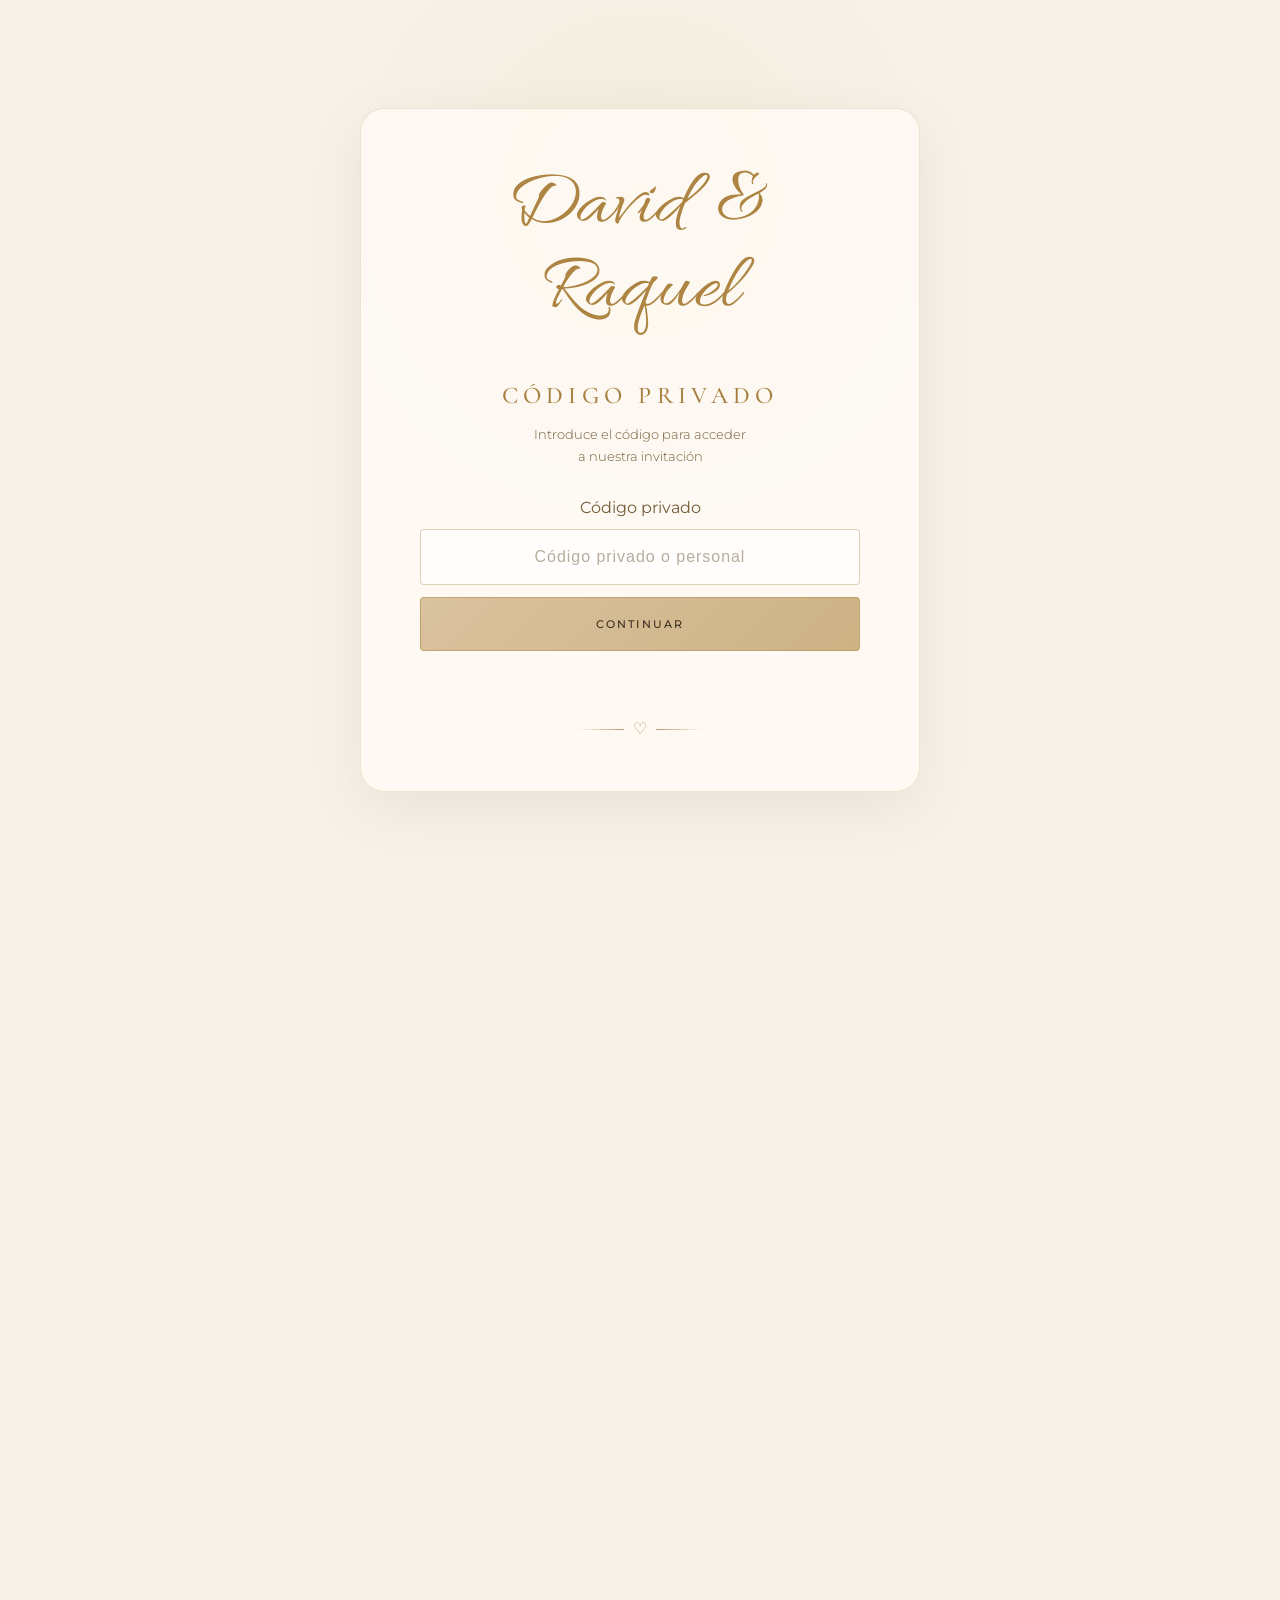
<file: index.html>
<!doctype html>
<html lang="es">
<head>
  <meta charset="utf-8">
  <meta name="viewport" content="width=device-width, initial-scale=1, maximum-scale=1, user-scalable=no, viewport-fit=cover">
  <meta name="theme-color" content="#f7f2e8">
  <meta name="robots" content="noindex,nofollow,noarchive">
  <meta name="description" content="Invitación de boda de David y Raquel">
  <meta name="format-detection" content="telephone=no,email=no,address=no,date=no">
  <title>David & Raquel · Nuestra boda</title>

  <link rel="preconnect" href="https://fonts.googleapis.com">
  <link rel="preconnect" href="https://fonts.gstatic.com" crossorigin>
  <link href="https://fonts.googleapis.com/css2?family=Allura&family=Cormorant+Garamond:wght@400;500;600&family=Montserrat:wght@300;400;500&display=swap" rel="stylesheet">

  <style id="critical-access-css">
    html,body{margin:0;background:#f7f2e9}
    body.is-locked{overflow:hidden}
    body.is-locked main,
    body.is-locked .site-header,
    body.is-locked .floating-nav,
    body.is-locked .music-control,
    body.is-locked .scroll-progress{
      visibility:hidden!important;
      opacity:0!important;
      pointer-events:none!important
    }
    #accessGate{
      position:fixed;inset:0;z-index:3000;
      display:grid;place-items:center;background:#f7f2e9
    }
  </style>
  <link rel="stylesheet" href="css/style.css?v=55.9">
  <meta name="build-version" content="55.2.4-supabase-fix">
</head>
<body class="is-locked">
  <div class="scroll-progress" id="scrollProgress"></div>

  <div class="access-gate access-gate--cinematic" id="accessGate">
    <div class="access-card access-card--dark">
      <div class="access-monogram access-monogram--names" aria-hidden="true">David <span>&amp;</span> Raquel</div>
      <p class="access-kicker">Código privado</p>
      <p class="access-copy">
        Introduce el código para acceder<br>
        a nuestra invitación
      </p>

      <form id="accessForm" class="access-form-cinematic">
        <label class="sr-only" for="accessCode">Código privado</label>
        <input id="accessCode"
               type="password"
               required
               maxlength="20"
               autocomplete="off"
               inputmode="text"
               placeholder="Código privado o personal">
        <button type="submit">Continuar</button>
        <p id="accessMessage"
           class="access-message"
           role="status"
           aria-live="polite"></p>
      </form>

      <div class="access-ornament" aria-hidden="true">
        <span></span><i>♡</i><span></span>
      </div>
</div>
  </div>

  <main>
    <section class="hero" id="portada" aria-labelledby="titulo-principal">
      <div class="hero__content">
        <p class="hero__eyebrow">Nos casamos</p>
        <h1 id="titulo-principal" class="hero__names">
          <span>David</span>
          <span class="hero__ampersand">&</span>
          <span>Raquel</span>
        </h1>
        <div class="hero__divider" aria-hidden="true"></div>
        <p class="hero__date">
          <span>22</span><span>noviembre</span><span>2026</span>
        </p>
        <p class="hero__time">14:00 horas</p>

        <div class="personalized-welcome" id="personalizedWelcome" hidden>
          <p class="personalized-welcome__eyebrow">Esta invitación es para</p>
          <p class="personalized-welcome__name" id="personalizedGuestName"></p>
          <p class="personalized-welcome__message" id="personalizedMessage">
            Nos hace muchísima ilusión compartir este día contigo.
          </p>
        </div>
      </div>
</section>

    <section class="countdown-section" id="cuenta-atras" aria-labelledby="countdown-title">
      <div class="countdown-section__inner">
        <h2 id="countdown-title">Cuenta atrás</h2>
        <p class="countdown-section__script">Faltan</p>
        <div class="countdown" role="timer" aria-live="polite">
          <article class="countdown__item"><strong id="days">000</strong><span>Días</span></article>
          <article class="countdown__item"><strong id="hours">00</strong><span>Horas</span></article>
          <article class="countdown__item"><strong id="minutes">00</strong><span>Min</span></article>
          <article class="countdown__item"><strong id="seconds">00</strong><span>Seg</span></article>
        </div>
        <p class="countdown-section__closing">para celebrar juntos nuestro gran día</p>
      </div>
</section>

    <section class="story" id="historia" aria-labelledby="story-title">
      <div class="story__intro reveal">
        <p class="section-kicker">Nuestra historia</p>
        <h2 id="story-title">Cómo empezó todo</h2>
        <div class="section-divider" aria-hidden="true"></div>
        <p class="story__lead">
          Nos encontramos en un momento inesperado que cambió nuestras vidas para siempre.
          Desde ese día, cada instante juntos se ha convertido en una historia de amor que
          merece ser contada. Quizá nuestro hilo rojo llevaba años entrelazando nuestros
          caminos, esperando el momento perfecto para unirnos. Hoy, con el corazón lleno
          de ilusión, queremos compartir con vosotros el comienzo de nuestro para siempre.
        </p>
      </div>

      <div class="timeline">
        <article class="timeline__item reveal">
          <span class="timeline__number">01</span>
          <div class="timeline__content">
            <span class="timeline__icon">♥</span>
            <p class="timeline__eyebrow">Nos conocimos</p>
            <h3>Algo especial</h3>
            <p>Y aunque no era el momento, sentimos que había algo especial entre nosotros.</p>
          </div>
        </article>

        <article class="timeline__item reveal">
          <span class="timeline__number">02</span>
          <div class="timeline__content">
            <span class="timeline__icon">◇</span>
            <p class="timeline__eyebrow">La pedida</p>
            <h3>Un atardecer inolvidable</h3>
            <p>
              Un atardecer, en un lugar muy especial, llegó una pregunta que cambiaría
              nuestras vidas para siempre. Y, por supuesto, la respuesta fue un “sí”
              lleno de ilusión.
            </p>
          </div>
        </article>

        <article class="timeline__item reveal">
          <span class="timeline__number">03</span>
          <div class="timeline__content">
            <span class="timeline__icon">♡</span>
            <p class="timeline__eyebrow">22 de noviembre de 2026</p>
            <h3>Una nueva etapa</h3>
            <p>
              Y aquí estamos. A punto de comenzar la aventura más bonita de todas.
              Nos haría muchísima ilusión que formarais parte del primer capítulo
              de esta nueva e ilusionante etapa de nuestras vidas.
            </p>
          </div>
        </article>
      </div>
</section>

    <section class="program" id="programa" aria-labelledby="program-title">
      <div class="program__intro reveal">
        <p class="section-kicker">Programa</p>
        <h2 id="program-title">Nuestro gran día</h2>
        <div class="section-divider" aria-hidden="true"></div>
        <p>
          Cada momento de este día ha sido preparado con muchísima ilusión.
          Esperamos compartirlo con vosotros.
        </p>
      </div>

      <div class="program__timeline">
        <article class="program__item reveal">
          <time datetime="2026-11-22T13:45:00+01:00">13:45</time>
          <div class="program__dot" aria-hidden="true"></div>
          <div class="program__content">
            <span class="program__icon program__icon--church" aria-hidden="true">⛪</span>
            <h3>Llegada de los invitados a la iglesia</h3>
            <p>Los invitados esperan nuestra llegada y el comienzo de nuestro gran día.</p>
          </div>
        </article>

        <article class="program__item reveal">
          <time datetime="2026-11-22T14:00:00+01:00">14:00</time>
          <div class="program__dot" aria-hidden="true"></div>
          <div class="program__content">
            <span class="program__icon program__icon--rings" aria-hidden="true">
              <svg viewBox="0 0 64 42" focusable="false">
                <circle cx="24" cy="23" r="13"></circle>
                <circle cx="40" cy="23" r="13"></circle>
                <path d="M18 9l3-5h6l3 5M34 9l3-5h6l3 5"></path>
              </svg>
            </span>
            <h3>Ceremonia</h3>
            <p>El momento en el que diremos «sí, quiero».</p>
          </div>
        </article>

        <article class="program__item reveal">
          <time datetime="2026-11-22T16:00:00+01:00">16:00</time>
          <div class="program__dot" aria-hidden="true"></div>
          <div class="program__content">
            <span class="program__icon" aria-hidden="true">🥂</span>
            <h3>Cóctel</h3>
            <p>Brindaremos, compartiremos risas y comenzaremos la celebración.</p>
          </div>
        </article>

        <article class="program__item reveal">
          <time datetime="2026-11-22T17:30:00+01:00">17:30</time>
          <div class="program__dot" aria-hidden="true"></div>
          <div class="program__content">
            <span class="program__icon" aria-hidden="true">🍽️</span>
            <h3>Banquete</h3>
            <p>Un momento para disfrutar juntos alrededor de la mesa.</p>
          </div>
        </article>

        <article class="program__item reveal">
          <time datetime="2026-11-22T19:30:00+01:00">19:30</time>
          <div class="program__dot" aria-hidden="true"></div>
          <div class="program__content">
            <span class="program__icon" aria-hidden="true">🎵</span>
            <h3>¡Que empiece el baile!</h3>
            <p>El momento de darlo todo en la pista de baile.</p>
          </div>
        </article>
        <article class="program__item program__item--final reveal">
          <time datetime="2026-11-22T22:30:00+01:00">22:30</time>
          <div class="program__dot" aria-hidden="true"></div>
          <div class="program__content">
            <span class="program__icon" aria-hidden="true">✨</span>
            <h3>FINAL DE LA FIESTA</h3>
            <p class="program__final-thanks">GRACIAS POR ACOMPAÑARNOS EN UN DÍA TAN ESPECIAL</p>
            <p class="program__final-note">LA CELEBRACIÓN FINALIZARÁ A LAS 22:30 H.</p>
          </div>
        </article>
      </div>

</section>

    <section class="locations" id="ubicaciones" aria-labelledby="locations-title">
      <div class="locations__intro reveal">
        <p class="section-kicker">Dónde nos vemos</p>
        <h2 id="locations-title">Ceremonia y celebración</h2>
        <div class="section-divider" aria-hidden="true"></div>
        <p>Dos lugares especiales para un día que recordaremos siempre.</p>
      </div>

      <div class="locations__grid">
        <article class="location-card reveal">
          <span class="location-card__symbol" aria-hidden="true">♡</span>
          <p class="location-card__eyebrow">Ceremonia</p>
          <h3>Iglesia Nuestra Señora de los Dolores</h3>
          <p class="location-card__time">14:00 h</p>
          <address>
            C/ Gran Vía, 16<br>
            21410 Isla Cristina, Huelva
          </address>
          <a class="location-card__link"
             href="https://www.google.com/maps/search/?api=1&query=Iglesia%20Nuestra%20Se%C3%B1ora%20de%20los%20Dolores%2C%20Calle%20Gran%20V%C3%ADa%2016%2C%2021410%20Isla%20Cristina%2C%20Huelva"
             target="_blank"
             rel="noopener noreferrer">
            <span aria-hidden="true">📍</span> Abrir ubicación en Google Maps <span aria-hidden="true">→</span>
          </a>
        </article>

        <article class="location-card reveal">
          <span class="location-card__symbol location-card__symbol--stars" aria-hidden="true">
            <span>✦</span><span>✧</span><span>✦</span>
          </span>
          <p class="location-card__eyebrow">Celebración</p>
          <h3>Espacio Capitana</h3>
          <p class="location-card__time">16:00 h</p>
          <address>
            Plaza de la Ribera, 7 · Planta 2<br>
            21410 Isla Cristina, Huelva
          </address>
          <a class="location-card__link"
             href="https://www.google.com/maps/search/?api=1&query=Espacio%20Capitana%2C%20Plaza%20de%20la%20Ribera%207%2C%20Planta%202%2C%2021410%20Isla%20Cristina%2C%20Huelva"
             target="_blank"
             rel="noopener noreferrer">
            <span aria-hidden="true">📍</span> Abrir ubicación en Google Maps <span aria-hidden="true">→</span>
          </a>
        </article>
      </div>
</section>
    <section class="rsvp" id="confirmacion" aria-labelledby="rsvp-title">
      <div class="rsvp__intro reveal">
        <p class="section-kicker">Confirmación</p>
        <h2 id="rsvp-title">Nos encantará contar contigo</h2>
        <div class="section-divider" aria-hidden="true"></div>
        <p>
          Por favor, confirma tu asistencia antes del 15 de octubre de 2026
          para ayudarnos a preparar este día con todo el cariño.
        </p>
      </div>

      <form class="rsvp-form reveal" id="rsvpForm" novalidate>
        <div class="form-field form-field--full">
          <label for="guestName">Nombre y apellidos</label>
          <input id="guestName" name="nombre" type="text" autocomplete="name" required>
          <small class="field-error" data-error-for="guestName"></small>
        </div>

        <div class="form-field">
          <label for="phone">Teléfono</label>
          <input id="phone" name="telefono" type="tel" autocomplete="tel"
                 inputmode="tel" placeholder="Opcional">
        </div>


        <fieldset class="form-field form-field--full attendance-field">
          <legend>¿Podrás acompañarnos?</legend>
          <label class="radio-option">
            <input type="radio" name="asistencia" value="Sí" required>
            <span>Sí, allí estaré</span>
          </label>
          <label class="radio-option">
            <input type="radio" name="asistencia" value="No">
            <span>No podré asistir</span>
          </label>
          <small class="field-error" data-error-for="attendance"></small>
        </fieldset>
<div class="form-field">
          <label for="adults">Número de adultos</label>
          <select id="adults" name="adultos" required></select>
          <small class="field-hint">
            Incluye en el total a la persona que realiza la confirmación.
          </small>
          <small class="field-error" data-error-for="adults"></small>
        </div>

        <div class="form-field" id="childrenField">
          <label for="children">Número de niños</label>
          <select id="children" name="ninos" required></select>
          <small class="field-error" data-error-for="children"></small>
        </div>
<fieldset class="form-field form-field--full dietary-field">
          <legend>Alergias o preferencias alimentarias</legend>
          <p class="field-hint">
            Si alguna persona necesita un menú especial, escribe su nombre y la necesidad concreta. Así podremos diferenciar a cada asistente dentro de la misma invitación.
          </p>

          <label class="special-menu-toggle">
            <span>¿Algún asistente necesita un menú especial?</span>
            <select id="hasSpecialMenu">
              <option value="no" selected>No</option>
              <option value="yes">Sí</option>
            </select>
          </label>

          <div class="dietary-list" id="dietaryList" hidden></div>

          <button type="button" class="secondary-button dietary-add"
                  id="addDietaryRow" hidden>
            + Añadir otra persona
          </button>
        </fieldset>


        <div class="form-field form-field--full">
          <label for="comments">¿Quieres decirnos algo?</label>
          <textarea id="comments" name="comentarios" rows="5"></textarea>
        </div>

        <input type="hidden" name="fecha_envio" id="submissionDate">

        <div class="form-actions form-field--full">
          <button class="primary-button rsvp-submit" type="submit">
            Confirmar asistencia
          </button>
          <p class="form-status" id="formStatus" role="status" aria-live="polite"></p>
          <section class="rsvp-result" id="rsvpResult" hidden aria-live="polite"></section>
        </div>
      </form>
</section>

    
    

    <section class="music-suggestions" id="musica" aria-labelledby="music-title">
      <div class="music-suggestions__inner reveal">
        <p class="section-kicker">Nuestra banda sonora</p>
        <h2 id="music-title">Tu canción también puede sonar</h2>
        <div class="section-divider" aria-hidden="true"></div>
        <p class="music-suggestions__lead">
          La música tiene el poder de convertir los momentos en recuerdos inolvidables.
          Nos encantaría conocer las canciones que te gustaría escuchar durante nuestro gran día.
        </p>
        <form class="music-form" id="musicSuggestionForm" novalidate>
          <div class="form-field form-field--full">
            <label for="musicGuestName">Tu nombre</label>
            <input id="musicGuestName" name="nombre" type="text" autocomplete="name" required>
          </div>
          <article class="music-moment">
            <div class="music-moment__heading"><span class="music-moment__icon" aria-hidden="true">🍽️</span><div><p class="music-moment__eyebrow">Durante la cena</p><h3>¿Qué canción te gustaría escuchar mientras disfrutamos de la cena?</h3></div></div>
            <div class="music-suggestions-list">
              <div class="music-suggestion-row">
                <span class="music-suggestion-row__number">1</span>
                <div class="form-field"><label for="dinnerSong">Canción</label><input id="dinnerSong" name="cancion_cena" type="text" placeholder="Ej.: Perfect"></div>
                <div class="form-field"><label for="dinnerArtist">Artista</label><input id="dinnerArtist" name="artista_cena" type="text" placeholder="Ej.: Ed Sheeran"></div>
              </div>
              <div class="music-suggestion-row">
                <span class="music-suggestion-row__number">2</span>
                <div class="form-field"><label for="dinnerSong2">Canción opcional</label><input id="dinnerSong2" name="cancion_cena_2" type="text" placeholder="Otra canción"></div>
                <div class="form-field"><label for="dinnerArtist2">Artista</label><input id="dinnerArtist2" name="artista_cena_2" type="text" placeholder="Artista"></div>
              </div>
              <div class="music-suggestion-row">
                <span class="music-suggestion-row__number">3</span>
                <div class="form-field"><label for="dinnerSong3">Canción opcional</label><input id="dinnerSong3" name="cancion_cena_3" type="text" placeholder="Otra canción"></div>
                <div class="form-field"><label for="dinnerArtist3">Artista</label><input id="dinnerArtist3" name="artista_cena_3" type="text" placeholder="Artista"></div>
              </div>
            </div>
          </article>
          <article class="music-moment">
            <div class="music-moment__heading"><span class="music-moment__icon music-moment__icon--vinyl" aria-hidden="true">
              <svg viewBox="0 0 56 56" focusable="false">
                <circle cx="28" cy="28" r="20"></circle>
                <circle cx="28" cy="28" r="9"></circle>
                <circle cx="28" cy="28" r="2.6"></circle>
                <path d="M17 18c3.5-3.1 7.3-4.7 11.7-4.8M38.5 38.8c-3.2 2.8-6.8 4.2-10.8 4.3"></path>
              </svg>
            </span><div><p class="music-moment__eyebrow">Durante el baile</p><h3>¿Qué canción no puede faltar cuando llegue el momento de darlo todo?</h3></div></div>
            <div class="music-suggestions-list">
              <div class="music-suggestion-row">
                <span class="music-suggestion-row__number">1</span>
                <div class="form-field"><label for="danceSong">Canción</label><input id="danceSong" name="cancion_baile" type="text" placeholder="Ej.: Viva la Vida"></div>
                <div class="form-field"><label for="danceArtist">Artista</label><input id="danceArtist" name="artista_baile" type="text" placeholder="Ej.: Coldplay"></div>
              </div>
              <div class="music-suggestion-row">
                <span class="music-suggestion-row__number">2</span>
                <div class="form-field"><label for="danceSong2">Canción opcional</label><input id="danceSong2" name="cancion_baile_2" type="text" placeholder="Otra canción"></div>
                <div class="form-field"><label for="danceArtist2">Artista</label><input id="danceArtist2" name="artista_baile_2" type="text" placeholder="Artista"></div>
              </div>
              <div class="music-suggestion-row">
                <span class="music-suggestion-row__number">3</span>
                <div class="form-field"><label for="danceSong3">Canción opcional</label><input id="danceSong3" name="cancion_baile_3" type="text" placeholder="Otra canción"></div>
                <div class="form-field"><label for="danceArtist3">Artista</label><input id="danceArtist3" name="artista_baile_3" type="text" placeholder="Artista"></div>
              </div>
            </div>
          </article>
          <div class="music-form__actions"><button class="primary-button" type="submit">Enviar sugerencias</button><p class="form-status" id="musicFormStatus" role="status" aria-live="polite"></p></div>
        </form>
      </div>
</section>

    <section class="gifts" id="regalos" aria-labelledby="gifts-title">
      <div class="gifts__inner reveal">
        <p class="section-kicker">Un detalle</p>
        <h2 id="gifts-title">El mejor regalo</h2>
        <div class="section-divider"></div>

        <p class="gifts__lead">
          Vuestra presencia será, sin duda, el mejor regalo. Si además queréis ayudarnos
          a comenzar esta nueva etapa, podéis hacerlo mediante transferencia bancaria
          o Bizum. Y, para los más clásicos y tradicionales, siempre estará la opción
          del sobrecito.
        </p>

        <div class="gift-card">
          <span class="gift-card__symbol" aria-hidden="true">♡</span>

          <div class="gift-option">
            <p class="gift-card__title">Transferencia bancaria</p>
            <div class="gift-data">
              <span class="gift-data__label">IBAN</span>
              <span class="account-number" dir="ltr"
                    aria-label="ES54 0182 0451 4502 0164 3567">ES54 0182 0451 4502 0164 3567</span>
              <button class="copy-button" type="button"
                      data-copy="ES5401820451450201643567"
                      data-success="IBAN copiado">
                Copiar IBAN
              </button>
            </div>
          </div>

          <div class="gift-option gift-option--bizum">
            <p class="gift-card__title">Bizum</p>
            <p class="gift-option__text">
              Podéis enviarlo a cualquiera de estos dos números:
            </p>

            <div class="bizum-grid">
              <div class="bizum-number">
                <a href="tel:+34652199526">652 199 526</a>
                <button class="copy-button" type="button"
                        data-copy="652199526"
                        data-success="Número de Bizum copiado">
                  Copiar número
                </button>
              </div>

              <div class="bizum-number">
                <a href="tel:+34640108316">640 108 316</a>
                <button class="copy-button" type="button"
                        data-copy="640108316"
                        data-success="Número de Bizum copiado">
                  Copiar número
                </button>
              </div>
            </div>
          </div>

          <p class="copy-status" id="copyStatus" role="status" aria-live="polite"></p>
        </div>
      </div>
</section>



    <section class="farewell" id="despedida" aria-labelledby="farewell-title">
      <div class="farewell__inner reveal">
        <p class="section-kicker">Nos vemos muy pronto</p>
        <h2 id="farewell-title">Gracias por acompañarnos</h2>
        <div class="section-divider" aria-hidden="true"></div>
        <p>
          Gracias por formar parte de nuestra historia. Os esperamos con muchísima ilusión
          para celebrar juntos uno de los días más importantes de nuestras vidas.
        </p>
        <p class="farewell__names">David &amp; Raquel</p>
        <p class="farewell__date">22 · noviembre · 2026</p>
        <a class="back-to-top" href="#portada">Volver al inicio ↑</a>
      </div>
</section>

  </main>

  <button class="music-control" id="musicControl" type="button"
          aria-label="Activar o pausar música" aria-pressed="false">
    <span aria-hidden="true">♪</span>
  </button>
  <audio id="backgroundMusic" loop preload="auto" playsinline webkit-playsinline>
    <source src="assets/music/boda.mp3" type="audio/mpeg">
  </audio>

  <nav class="floating-nav" aria-label="Navegación de la invitación">
    <a href="#portada" aria-label="Ir a portada">Inicio</a>
    <a href="#historia" aria-label="Ir a nuestra historia">Historia</a>
    <a href="#programa" aria-label="Ir al programa">Programa</a>
    <a href="#ubicaciones" aria-label="Ir a ubicaciones">Lugares</a>
    <a href="#confirmacion" aria-label="Ir a confirmación">Confirmar</a>
    <a href="#musica" aria-label="Ir a nuestra banda sonora">Música</a>
    <a href="#regalos" aria-label="Ir a transferencia y Bizum">Detalle</a>
  </nav>

  <script src="js/app-v55-2-4.js"></script>
</body>
</html>
</file>
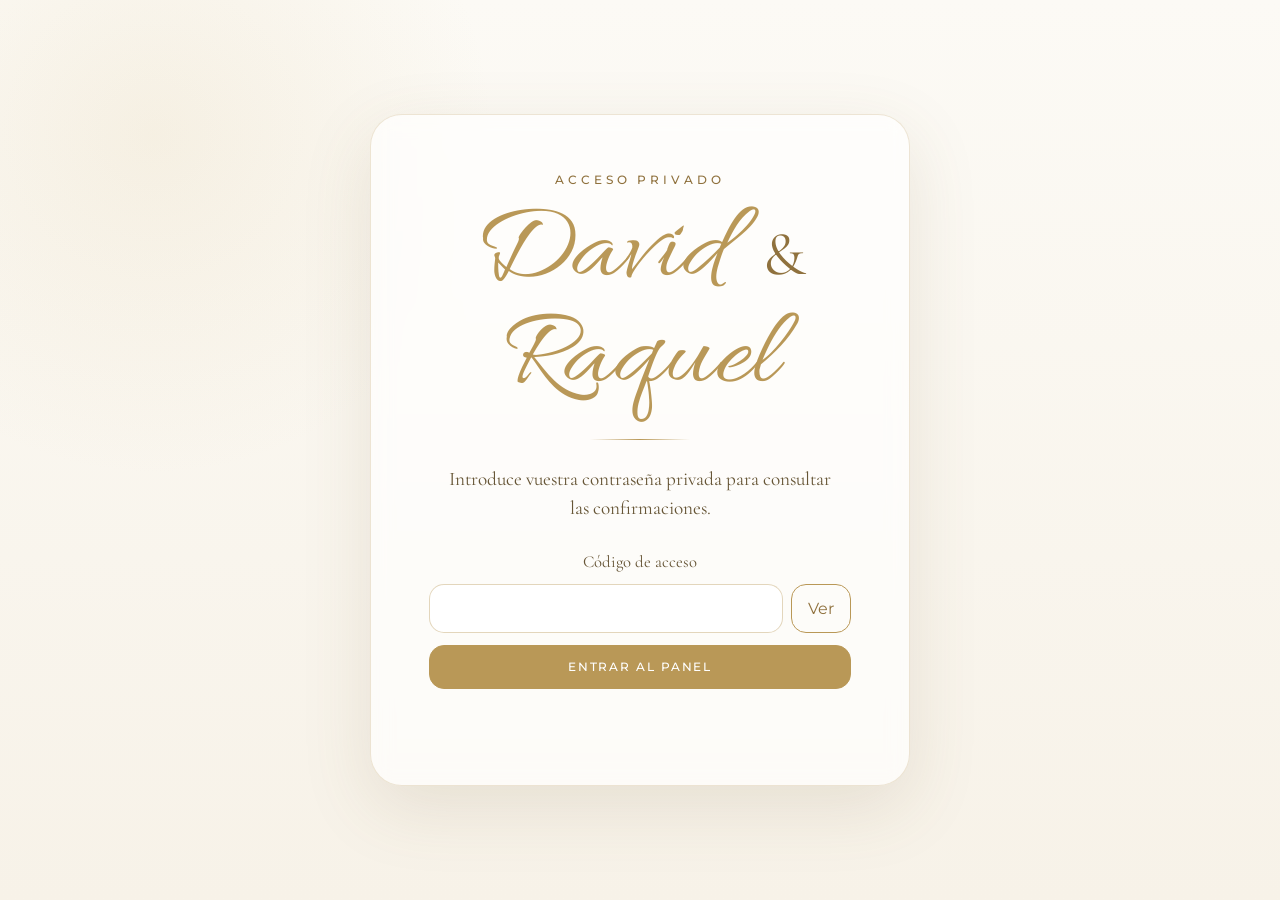
<file: admin/index.html>
<!doctype html>
<html lang="es">
<head>
  <meta charset="utf-8">
  <meta name="viewport" content="width=device-width,initial-scale=1">
  <meta name="robots" content="noindex,nofollow,noarchive">
  <meta name="theme-color" content="#f7f2e8">
  <title>Panel privado · David & Raquel</title>
  <link rel="preconnect" href="https://fonts.googleapis.com">
  <link rel="preconnect" href="https://fonts.gstatic.com" crossorigin>
  <link href="https://fonts.googleapis.com/css2?family=Allura&family=Cormorant+Garamond:wght@400;500;600&family=Montserrat:wght@300;400;500&display=swap" rel="stylesheet">
  <link rel="stylesheet" href="../css/admin-v21.css?v=55.11-regalos">
</head>
<body>
  <main>
    <section class="login-view" id="loginView">
      <div class="login-card">
        <p class="kicker">Acceso privado</p>
        <h1>David <span>&amp;</span> Raquel</h1>
        <div class="divider"></div>
        <p class="intro">Introduce vuestra contraseña privada para consultar las confirmaciones.</p>
        <form id="loginForm" novalidate>
          <label for="adminCode">Código de acceso</label>
          <div class="password-row">
            <input id="adminCode" type="password" autocomplete="current-password" required>
            <button id="togglePassword" class="secondary-button" type="button">Ver</button>
          </div>
          <button id="loginButton" class="primary-button" type="submit">Entrar al panel</button>
          <p id="loginMessage" class="message" role="status" aria-live="polite"></p>
        </form>
      </div>
    </section>

    <section class="dashboard" id="dashboard" hidden>
      <header class="dashboard-header">
        <div>
          <p class="kicker">Panel privado</p>
          <h1>Confirmaciones</h1>
          <p class="last-update" id="lastUpdate"></p>
        </div>
        <div class="header-actions">
          <button id="refreshButton" type="button">Actualizar</button>
          <button id="exportButton" type="button">Exportar CSV</button>
          <button id="logoutButton" type="button">Cerrar sesión</button>
        </div>
      </header>

      <nav class="dashboard-quick-nav" aria-label="Accesos rápidos del panel">
        <span class="dashboard-quick-nav__label">Ir a:</span>
        <div class="dashboard-quick-nav__links">
          <a href="#confirmaciones">Confirmaciones</a>
          <a href="#menus-especiales">Menús</a>
          <a href="#enlaces-unicos" data-open-invitations>Invitaciones</a>
          <a href="#economia">Gastos</a>
          <a href="#seating">Seating</a>
          <a href="#regalos">Regalos</a>
          <a href="#musica">Música</a>
          <a href="#archivos">Archivos</a>
        </div>
      </nav>

      <section id="confirmaciones" class="stats dashboard-anchor"
               aria-label="Resumen de confirmaciones">
        <article><span>Invitaciones respondidas</span><strong id="statTotal">0</strong></article>
        <article><span>Invitaciones que asistirán</span><strong id="statYes">0</strong></article>
        <article><span>No asistirán</span><strong id="statNo">0</strong></article>
        <article><span>Adultos confirmados</span><strong id="statAdults">0</strong></article>
        <article><span>Niños confirmados</span><strong id="statChildren">0</strong></article>
        <article><span>Total asistentes</span><strong id="statPeople">0</strong></article>
        <article><span>Menús especiales</span><strong id="statAllergies">0</strong></article>
      </section>

      <p id="confirmationStatsNote" role="status" style="margin: 0.75rem 1.25rem 1.25rem; font-size: 0.9rem; color: #665c51;">Cargando resumen de invitaciones…</p>

      <section class="toolbar">
        <label>
          <span>Buscar</span>
          <input id="searchInput" type="search" placeholder="Nombre, teléfono, alergias…">
        </label>
        <label>
          <span>Asistencia</span>
          <select id="attendanceFilter">
            <option value="">Todas</option>
            <option value="yes">Sí</option>
            <option value="no">No</option>
            <option value="other">Sin clasificar</option>
          </select>
        </label>
      </section>

      <p id="dashboardMessage" class="dashboard-message" role="status" aria-live="polite"></p>

      <div class="table-wrap">
        <table>
          <thead><tr><th>Fecha</th><th>Nombre</th><th>Teléfono</th><th>Asistencia</th><th>Adultos</th><th>Niños</th><th>Total</th><th>Alergias / preferencias</th><th>Comentarios</th><th>Acciones</th></tr></thead>
          <tbody id="guestTableBody"></tbody>
        </table>
      </div>
      <div class="guest-cards" id="guestCards"></div>



      <section id="menus-especiales" class="catering-admin-section dashboard-anchor" aria-labelledby="cateringTitle">
        <div class="media-section__header">
          <div>
            <p class="kicker">Organización del banquete</p>
            <h2 id="cateringTitle">Menús especiales</h2>
          </div>
          <button id="exportCateringButton" type="button">Exportar necesidades</button>
        </div>
        <section class="catering-stats">
          <article><span>Menús infantiles</span><strong id="cateringChildren">0</strong></article>
          <article><span>Menús especiales</span><strong id="cateringSpecial">0</strong></article>
        </section>
        <div class="catering-columns catering-columns--single">
          <section>
            <h3>Clasificación de alergias y preferencias</h3>
            <div id="specialMenuBreakdown"></div>
          </section>
        </div>
      </section>

      <details id="enlaces-unicos" class="invitation-manager-collapsible dashboard-anchor">
        <summary>
          <div>
            <p class="kicker">Invitaciones personalizadas</p>
            <strong>Enlaces únicos</strong>
            <span>Ver, editar y compartir invitaciones individuales</span>
          </div>
          <span class="invitation-manager-collapsible__action" aria-hidden="true">
            Ver invitaciones
          </span>
        </summary>

        <section class="invitation-manager" aria-labelledby="invitationManagerTitle">
        <div class="media-section__header">
          <div>
            <p class="kicker">Invitaciones personalizadas</p>
            <h2 id="invitationManagerTitle">Enlaces únicos</h2>
          </div>
          <button id="refreshInvitationsButton" type="button">Actualizar invitaciones</button>
        </div>

        <section class="invitation-summary" aria-label="Resumen de invitados">
          <article>
            <span>Invitaciones creadas</span>
            <strong id="statInvitationsCreated">0</strong>
          </article>
          <article class="invitation-summary__highlight">
            <span>Invitados totales</span>
            <strong id="statInvitedPeople">0</strong>
          </article>
          <article>
            <span>Adultos invitados</span>
            <strong id="statInvitedAdults">0</strong>
          </article>
          <article>
            <span>Niños invitados</span>
            <strong id="statInvitedChildren">0</strong>
          </article>
        </section>

        <section class="invitation-response-summary" aria-label="Estado de confirmaciones">
          <article><span>Invitaciones confirmadas</span><strong id="invConfirmedCount">0</strong></article>
          <article><span>Invitaciones pendientes</span><strong id="invPendingCount">0</strong></article>
          <article><span>Confirmados (personas)</span><strong id="invConfirmedPeople">0</strong></article>
          <article><span>Pendientes de confirmar (personas)</span><strong id="invPendingPeople">0</strong></article>
          <article><span>No asistirán (invitaciones)</span><strong id="invDeclinedCount">0</strong></article>
        </section>
        <div class="invitation-filter-bar">
          <label for="invitationSearch">Buscar invitaciones
            <input id="invitationSearch" type="search" placeholder="Nombre, teléfono o código" autocomplete="off">
          </label>
          <label for="invitationStatusFilter">Clasificar por estado
            <select id="invitationStatusFilter">
              <option value="all">Todas</option>
              <option value="confirmed">Confirmadas</option>
              <option value="pending">Pendientes</option>
              <option value="partial">Parcialmente confirmadas</option>
              <option value="declined">No asistirán</option>
            </select>
          </label>
          <span id="invitationFilterResult" aria-live="polite"></span>
        </div>

        <form id="invitationForm" class="invitation-form">
          <label>
            <span>Nombre que verá el invitado</span>
            <input id="invitationName" type="text"
                   placeholder="Ej.: Juan y María" required>
          </label>

          <label>
            <span>Teléfono para WhatsApp</span>
            <input id="invitationPhone" type="tel"
                   placeholder="Ej.: 612345678">
          </label>

          <label>
            <span>Tratamiento del mensaje</span>
            <select id="invitationTreatment" required>
              <option value="automatico" selected>Detectar según el nombre</option>
              <option value="singular">Singular · contigo</option>
              <option value="plural_mixto">Plural · vosotros</option>
              <option value="plural_femenino">Plural femenino · vosotras</option>
            </select>
          </label>

          <label>
            <span>Adultos permitidos</span>
            <select id="invitationAdults" required>
              <option value="0">0</option>
              <option value="1" selected>1</option>
              <option value="2">2</option>
              <option value="3">3</option>
              <option value="4">4</option>
              <option value="5">5</option>
              <option value="6">6</option>
              <option value="7">7</option>
              <option value="8">8</option>
              <option value="9">9</option>
              <option value="10">10</option>
            </select>
          </label>

          <label>
            <span>Niños permitidos</span>
            <select id="invitationChildren" required>
              <option value="0" selected>0</option>
              <option value="1">1</option>
              <option value="2">2</option>
              <option value="3">3</option>
              <option value="4">4</option>
              <option value="5">5</option>
              <option value="6">6</option>
              <option value="7">7</option>
              <option value="8">8</option>
              <option value="9">9</option>
              <option value="10">10</option>
            </select>
          </label>

          <button class="primary-button" type="submit">
            Crear invitación
          </button>
        </form>

        <p id="invitationMessage" class="dashboard-message"
           role="status" aria-live="polite"></p>

        <div class="invitation-list" id="invitationList"></div>
      </section>

      </details>


      <section class="admin-reset-section" aria-labelledby="adminResetTitle">
        <div class="media-section__header">
          <div>
            <p class="kicker">Antes de enviar las invitaciones</p>
            <h2 id="adminResetTitle">Herramientas de pruebas</h2>
          </div>
        </div>

        <p class="admin-reset-section__intro">
          Utiliza estas opciones para eliminar la actividad generada durante
          las pruebas. Las invitaciones y sus códigos no se eliminan.
        </p>

        <div class="admin-reset-actions">
          <article>
            <h3>Reiniciar aperturas</h3>
            <p>
              Marca todas las invitaciones como pendientes de abrir, sin tocar
              confirmaciones ni datos de los invitados.
            </p>
            <button id="resetOpeningsButton" type="button">
              Marcar todas como pendientes
            </button>
          </article>

          <article class="admin-reset-actions__danger">
            <h3>Reiniciar confirmaciones</h3>
            <p>
              Elimina todas las respuestas de asistencia realizadas durante
              las pruebas. Esta acción no se puede deshacer.
            </p>
            <button id="resetConfirmationsButton" type="button">
              Borrar confirmaciones de prueba
            </button>
          </article>
        </div>

        <p id="adminResetMessage" class="dashboard-message"
           role="status" aria-live="polite"></p>
      </section>


      
      <section id="seating" class="planning-section dashboard-anchor" aria-labelledby="seatingTitle">
        <div class="media-section__header">
          <div>
            <p class="kicker">Organización privada</p>
            <h2 id="seatingTitle">Seating y mesas</h2>
          </div>
          <div class="header-actions">
            <button id="refreshSeatingButton" type="button">Actualizar seating</button>
            <button id="exportSeatingButton" type="button">Exportar mesas</button>
          </div>
        </div>

        <section class="planning-stats seating-stats" aria-label="Resumen de mesas">
          <article><span>Mesas adultos</span><strong id="seatingAdultTables">0</strong></article>
          <article><span>Mesas niños</span><strong id="seatingChildTables">0</strong></article>
          <article><span>Plazas adultos</span><strong id="seatingAdultCapacity">0</strong></article>
          <article><span>Plazas niños</span><strong id="seatingChildCapacity">0</strong></article>
          <article><span>Adultos asignados</span><strong id="seatingAdultsAssigned">0</strong></article>
          <article><span>Niños asignados</span><strong id="seatingChildrenAssigned">0</strong></article>
          <article><span>Adultos sin mesa</span><strong id="seatingAdultsUnassigned">0</strong></article>
          <article><span>Niños sin mesa</span><strong id="seatingChildrenUnassigned">0</strong></article>
        </section>

        <form id="tableForm" class="planning-form">
          <label>
            <span>Número</span>
            <input id="tableNumber" type="number" min="1" placeholder="Ej.: 1" required>
          </label>
          <label>
            <span>Nombre de la mesa</span>
            <input id="tableName" type="text" placeholder="Ej.: La Antilla" required>
          </label>
          <label>
            <span>Tipo de mesa</span>
            <select id="tableType" required>
              <option value="adultos" selected>Mesa de adultos</option>
              <option value="ninos">Mesa de niños</option>
            </select>
          </label>
          <label>
            <span>Capacidad</span>
            <input id="tableCapacity" type="number" min="1" max="30" value="10" required>
          </label>
          <label class="planning-form__wide">
            <span>Notas privadas</span>
            <input id="tableNotes" type="text" placeholder="Opcional">
          </label>
          <button class="primary-button" type="submit">Crear mesa</button>
        </form>

        <p id="seatingMessage" class="dashboard-message" role="status" aria-live="polite"></p>
        <div id="seatingTables" class="seating-tables"></div>

        <div class="seating-assignment-panel">
          <h3>Asignar invitados confirmados</h3>
          <p>Los adultos y los niños se asignan por separado. Una misma invitación puede tener a sus adultos en una mesa y a sus niños en otra.</p>
          <div id="seatingGuests" class="seating-guests"></div>
        </div>
      </section>


     </div><div id="economyForecastPanel" class="economy-tab-panel" hidden><div class="economy-summary-grid"><article><span>Préstamo total</span><strong id="forecastLoanTotal">0,00 €</strong></article><article><span>Gastado del préstamo</span><strong id="forecastLoanSpent">0,00 €</strong></article><article><span>Gastos previstos</span><strong id="forecastTotal">0,00 €</strong></article><article><span>Disponible tras previsión</span><strong id="forecastLoanRemaining">0,00 €</strong></article></div><form id="forecastExpenseForm" class="expense-form"><input id="forecastExpenseId" type="hidden"><label><span>Concepto</span><input id="forecastConcept" required></label><label><span>Categoría</span><input id="forecastCategory"></label><label><span>Importe previsto (€)</span><input id="forecastAmount" type="number" min="0" step="0.01" required></label><label><span>Fecha aproximada</span><input id="forecastDate" type="date"></label><label class="expense-notes"><span>Notas</span><textarea id="forecastNotes" rows="2"></textarea></label><div class="form-actions"><button class="button" type="submit">Guardar gasto previsto</button><button id="forecastCancelEdit" class="button button--secondary" type="button" hidden>Cancelar edición</button></div></form><p id="forecastMessage" class="admin-message"></p><div id="forecastExpensesList" class="expense-list"></div></div> <section id="economia" class="planning-section economy-section dashboard-anchor" aria-labelledby="economyTitle">
        <div class="media-section__header">
          <div><p class="kicker">Control privado</p><h2 id="economyTitle">Control económico</h2></div>
          <div class="header-actions">
            <button id="refreshExpensesButton" type="button">Actualizar gastos</button>
            <button id="exportExpensesButton" type="button">Exportar CSV</button>
          </div>
        </div>

        <div class="economy-tabs"><button type="button" class="economy-tab is-active" data-economy-tab="real">Gastos reales</button><button type="button" class="economy-tab" data-economy-tab="forecast">Gastos previstos</button></div><div id="economyRealPanel" class="economy-tab-panel"><form id="budgetForm" class="budget-form">
          <label><span>Presupuesto total (€)</span><input id="budgetTotal" type="number" min="0" step="0.01" placeholder="Ej.: 25000"></label>
          <label><span>Dinero disponible del préstamo (€)</span><input id="loanTotal" type="number" min="0" step="0.01" placeholder="Ej.: 20000"></label>
          <button class="secondary-button" type="submit">Guardar presupuesto</button>
        </form>

        <section class="planning-stats economy-stats" aria-label="Resumen económico">
          <article><span>Presupuesto</span><strong id="economyBudget">0,00 €</strong></article>
          <article><span>Gastado / comprometido</span><strong id="economySpent">0,00 €</strong></article>
          <article><span>Presupuesto restante</span><strong id="economyRemaining">0,00 €</strong></article>
          <article><span>Préstamo disponible</span><strong id="economyLoan">0,00 €</strong></article>
          <article><span>Saldo del préstamo</span><strong id="economyLoanRemaining">0,00 €</strong></article>
          <article><span>Pagado por David</span><strong id="economyDavid">0,00 €</strong></article>
          <article><span>Pagado por Raquel</span><strong id="economyRaquel">0,00 €</strong></article>
          <article><span>Pagado con préstamo</span><strong id="economyLoanSpent">0,00 €</strong></article>
          <article><span>Pagos pendientes</span><strong id="economyPending">0,00 €</strong></article>
        </section>
        <p id="economyBalance" class="economy-balance"></p>

        <form id="expenseForm" class="planning-form economy-form">
          <input id="expenseId" type="hidden">
          <label><span>Fecha</span><input id="expenseDate" type="date" required></label>
          <label><span>Concepto</span><input id="expenseConcept" type="text" required placeholder="Ej.: Reserva del fotógrafo"></label>
          <label><span>Categoría</span><input id="expenseCategory" list="expenseCategories" type="text" required placeholder="Ej.: Fotografía"><datalist id="expenseCategories"><option value="Finca"><option value="Catering"><option value="Fotografía"><option value="Vídeo"><option value="Música / DJ"><option value="Flores"><option value="Decoración"><option value="Vestido"><option value="Traje"><option value="Alianzas"><option value="Invitaciones"><option value="Transporte"><option value="Viaje"><option value="Detalles invitados"><option value="Otros"></datalist></label>
          <label><span>Proveedor</span><input id="expenseSupplier" type="text" placeholder="Opcional"></label>
          <label><span>Importe (€)</span><input id="expenseAmount" type="number" min="0" step="0.01" required></label>
          <label><span>Quién ha pagado</span><select id="expensePayer"><option value="David">David</option><option value="Raquel">Raquel</option><option value="Ambos">Ambos (50/50)</option><option value="Préstamo">Préstamo</option><option value="Personalizado">Reparto personalizado</option></select></label>
          <label id="expenseDavidShareLabel" hidden><span>% David</span><input id="expenseDavidShare" type="number" min="0" max="100" step="1" value="50"></label>
          <label><span>Forma de pago</span><select id="expensePaymentMethod"><option value="Tarjeta David">Tarjeta David</option><option value="Tarjeta Raquel">Tarjeta Raquel</option><option value="Transferencia">Transferencia</option><option value="Bizum">Bizum</option><option value="Efectivo">Efectivo</option><option value="Cuenta conjunta">Cuenta conjunta</option><option value="Otro">Otro</option></select></label>
          <label id="expenseOtherPaymentLabel" hidden><span>Otra forma de pago</span><input id="expenseOtherPayment" type="text"></label>
          <label><span>Referencia</span><input id="expenseReference" type="text" placeholder="Opcional"></label>
          <label><span>Estado</span><select id="expenseStatus"><option value="pagado">Pagado</option><option value="reserva">Reserva</option><option value="pendiente">Pendiente</option><option value="cancelado">Cancelado</option></select></label>
          <label><span>Vencimiento</span><input id="expenseDueDate" type="date"></label>
          <label><span>¿Requiere factura?</span><select id="expenseRequiresInvoice"><option value="false">No</option><option value="true">Sí</option></select></label>
          <label><span>Factura recibida</span><select id="expenseInvoiceReceived"><option value="false">No</option><option value="true">Sí</option></select></label>
          <label class="planning-form__wide"><span>Documento (URL)</span><input id="expenseDocumentUrl" type="url" placeholder="Enlace a factura, contrato o ticket"></label>
          <label class="planning-form__wide"><span>Observaciones</span><textarea id="expenseNotes" rows="3" placeholder="Opcional"></textarea></label>
          <div class="expense-form-actions planning-form__wide"><button id="saveExpenseButton" class="primary-button" type="submit">Guardar gasto</button><button id="cancelExpenseEdit" type="button" hidden>Cancelar edición</button></div>
        </form>

        <div class="economy-toolbar">
          <label><span>Buscar</span><input id="expenseSearch" type="search" placeholder="Concepto, proveedor, referencia…"></label>
          <label><span>Categoría</span><select id="expenseCategoryFilter"><option value="">Todas</option></select></label>
          <label><span>Pagado por</span><select id="expensePayerFilter"><option value="">Todos</option><option>David</option><option>Raquel</option><option>Ambos</option><option>Préstamo</option><option>Personalizado</option></select></label>
          <label><span>Estado</span><select id="expenseStatusFilter"><option value="">Todos</option><option value="pagado">Pagado</option><option value="reserva">Reserva</option><option value="pendiente">Pendiente</option><option value="cancelado">Cancelado</option></select></label>
        </div>
        <p id="expensesMessage" class="dashboard-message" role="status" aria-live="polite"></p>
        <div class="table-wrap"><table class="planning-table"><thead><tr><th>Fecha</th><th>Concepto</th><th>Categoría</th><th>Proveedor</th><th>Importe</th><th>Pagado por</th><th>Forma</th><th>Estado</th><th>Factura</th><th>Acciones</th></tr></thead><tbody id="expensesTableBody"></tbody></table></div>
        <div id="expenseCards" class="guest-cards"></div>
      </section>

      <section id="regalos" class="planning-section dashboard-anchor" aria-labelledby="giftsTitle">
        <div class="media-section__header">
          <div>
            <p class="kicker">Registro privado</p>
            <h2 id="giftsTitle">Regalos</h2>
          </div>
          <div class="header-actions">
            <button id="refreshGiftsButton" type="button">Actualizar regalos</button>
            <button id="exportGiftsButton" type="button">Exportar regalos</button>
          </div>
        </div>

        <section class="planning-stats" aria-label="Resumen de regalos">
          <article><span>Registros</span><strong id="giftCount">0</strong></article>
          <article><span>Dinero para cuentas finales</span><strong id="giftTotal">0,00 €</strong></article>
          <article><span>Dinero separado</span><strong id="giftSeparate">0,00 €</strong></article>
          <article><span>Regalos materiales</span><strong id="giftMaterial">0</strong></article>
          <article><span>Pendientes</span><strong id="giftPending">0</strong></article>
          <article><span>Agradecidos</span><strong id="giftThanked">0</strong></article>
        </section>

        <form id="giftForm" class="planning-form">
          <label>
            <span>Invitado o familia</span>
            <input id="giftGuest" type="text" required>
          </label>
          <label>
            <span>Tipo</span>
            <select id="giftType">
              <option value="Bizum">Bizum</option>
              <option value="Transferencia">Transferencia</option>
              <option value="Sobre">Sobre</option>
              <option value="Otro">Otro</option>
            </select>
          </label>
          <label>
            <span>Clasificación para las cuentas</span>
            <select id="giftCategory" required>
              <option value="dinero">Dinero para cuentas finales</option>
              <option value="material">Regalo material (no suma dinero)</option>
              <option value="separado">Dinero separado (no suma al total)</option>
            </select>
          </label>
          <label>
            <span>Importe (€; 0 para regalos materiales)</span>
            <input id="giftAmount" type="number" min="0" step="0.01" required>
          </label>
          <label>
            <span>Fecha</span>
            <input id="giftDate" type="date" required>
          </label>
          <label>
            <span>Estado</span>
            <select id="giftStatus">
              <option value="recibido">Recibido</option>
              <option value="pendiente">Pendiente de comprobar</option>
              <option value="agradecido">Agradecimiento enviado</option>
            </select>
          </label>
          <label class="planning-form__wide">
            <span>Notas privadas</span>
            <input id="giftNotes" type="text" placeholder="Opcional">
          </label>
          <button class="primary-button" type="submit">Guardar regalo</button>
        </form>

        <p id="giftsMessage" class="dashboard-message" role="status" aria-live="polite"></p>
        <div class="table-wrap">
          <table class="planning-table">
            <thead>
              <tr><th>Fecha</th><th>Invitado</th><th>Tipo</th><th>Clasificación</th><th>Importe</th><th>Estado</th><th>Notas</th><th>Acciones</th></tr>
            </thead>
            <tbody id="giftsTableBody"></tbody>
          </table>
        </div>
        <div id="giftCards" class="guest-cards"></div>
      </section>

      <section id="musica" class="music-admin-section dashboard-anchor" aria-labelledby="musicAdminTitle">
        <div class="media-section__header"><div><p class="kicker">Nuestra banda sonora</p><h2 id="musicAdminTitle">Sugerencias musicales</h2></div><div class="header-actions"><button id="refreshMusicButton" type="button">Actualizar música</button><button id="openDinnerSpotifyButton" type="button">Abrir cena en Spotify</button><button id="openDanceSpotifyButton" type="button">Abrir baile en Spotify</button><button id="syncDinnerSpotifyButton" type="button">Sincronizar comida</button><button id="syncDanceSpotifyButton" type="button">Sincronizar baile</button><button id="exportMusicButton" type="button">Exportar CSV</button></div></div>
        <section class="music-stats"><article><span>Sugerencias</span><strong id="musicTotal">0</strong></article><article><span>Para la cena</span><strong id="musicDinner">0</strong></article><article><span>Para el baile</span><strong id="musicDance">0</strong></article><article><span>Canción más pedida</span><strong id="musicTop">—</strong></article></section>
        <div class="spotify-sync-panel"><label for="spotifyClientId">Spotify Client ID (solo se configura una vez en este navegador)</label><div class="spotify-sync-config"><input id="spotifyClientId" type="text" placeholder="Pega el Client ID de Spotify Developer" autocomplete="off" spellcheck="false"><button id="spotifySaveClientId" type="button">Guardar ID</button><button id="spotifyDisconnect" type="button">Desconectar Spotify</button></div><p id="spotifySyncStatus" role="status" aria-live="polite">Para sincronizar, configura tu Client ID de Spotify y autoriza el acceso.</p></div>
        <p id="musicAdminMessage" class="dashboard-message" role="status" aria-live="polite"></p>
        <div class="table-wrap"><table class="music-table"><thead><tr><th>Fecha</th><th>Invitado</th><th>Canciones para la cena</th><th>Spotify cena</th><th>Canciones para el baile</th><th>Spotify baile</th><th>Acciones</th></tr></thead><tbody id="musicTableBody"></tbody></table></div>
        <div class="guest-cards" id="musicCards"></div>
        <div class="music-rankings"><section class="music-ranking"><h3>Canciones más pedidas</h3><div id="musicRanking"></div></section><section class="music-ranking"><h3>Artistas más pedidos</h3><div id="artistRanking"></div></section></div>
      </section>

      <section id="archivos" class="media-section dashboard-anchor" aria-labelledby="mediaTitle">
        <div class="media-section__header">
          <div>
            <p class="kicker">Álbum privado</p>
            <h2 id="mediaTitle">Fotos y vídeos</h2>
          </div>
          <button id="refreshMediaButton" type="button">Actualizar archivos</button>
        </div>
        <section class="media-stats">
          <article><span>Archivos</span><strong id="mediaTotal">0</strong></article>
          <article><span>Fotos</span><strong id="mediaPhotos">0</strong></article>
          <article><span>Vídeos</span><strong id="mediaVideos">0</strong></article>
          <article><span>Espacio</span><strong id="mediaSize">0 MB</strong></article>
        </section>
        <p id="mediaMessage" class="dashboard-message" role="status" aria-live="polite"></p>
        <div class="media-grid" id="mediaGrid"></div>
      </section>
    </section>
  </main>
  <script src="../js/admin-v21.js?v=55.14-spotify-sync"></script>
  <script src="../js/spotify-sync-v55-14.js?v=55.14"></script>
</body>
</html>
</file>
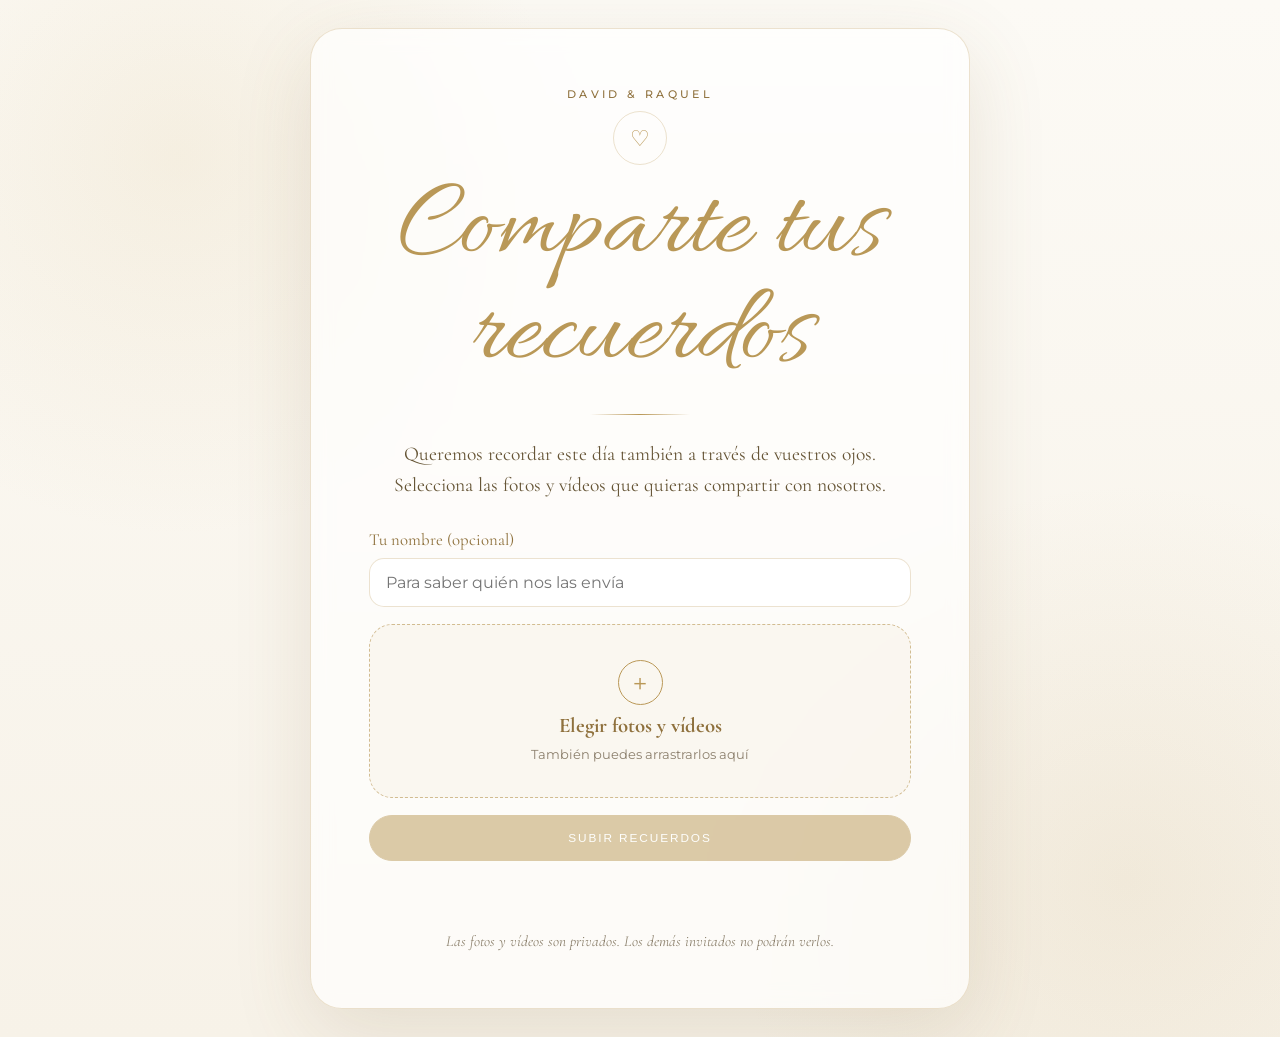
<file: fotos/index.html>
<!doctype html>
<html lang="es">
<head>
  <meta charset="utf-8">
  <meta name="viewport" content="width=device-width,initial-scale=1">
  <meta name="robots" content="noindex,nofollow,noarchive">
  <meta name="theme-color" content="#f7f2e8">
  <title>Comparte tus recuerdos · David & Raquel</title>
  <link rel="preconnect" href="https://fonts.googleapis.com">
  <link rel="preconnect" href="https://fonts.gstatic.com" crossorigin>
  <link href="https://fonts.googleapis.com/css2?family=Allura&family=Cormorant+Garamond:wght@400;500;600&family=Montserrat:wght@300;400;500&display=swap" rel="stylesheet">
  <link rel="stylesheet" href="../css/fotos.css?v=22">
</head>
<body>
  <main class="upload-page">
    <section class="upload-card">
      <p class="kicker">David &amp; Raquel</p>
      <div class="camera" aria-hidden="true">♡</div>
      <h1>Comparte tus recuerdos</h1>
      <div class="divider"></div>
      <p class="intro">
        Queremos recordar este día también a través de vuestros ojos.
        Selecciona las fotos y vídeos que quieras compartir con nosotros.
      </p>

      <form id="uploadForm" novalidate>
        <label class="name-field" for="uploaderName">
          <span>Tu nombre (opcional)</span>
          <input id="uploaderName" name="uploaderName" type="text" autocomplete="name" maxlength="100" placeholder="Para saber quién nos las envía">
        </label>

        <label class="drop-zone" id="dropZone" for="mediaFiles">
          <input id="mediaFiles" type="file" accept="image/*,video/mp4,video/quicktime" multiple hidden>
          <span class="drop-zone__icon" aria-hidden="true">＋</span>
          <strong>Elegir fotos y vídeos</strong>
          <small>También puedes arrastrarlos aquí</small>
        </label>

        <div class="selection" id="selection" hidden>
          <p id="selectionSummary"></p>
          <ul id="fileList"></ul>
          <button class="text-button" id="clearButton" type="button">Quitar selección</button>
        </div>

        <button class="upload-button" id="uploadButton" type="submit" disabled>
          Subir recuerdos
        </button>

        <div class="progress" id="progressWrap" hidden>
          <div class="progress__bar"><span id="progressBar"></span></div>
          <p id="progressText">Preparando archivos…</p>
        </div>

        <p class="message" id="uploadMessage" role="status" aria-live="polite"></p>
      </form>

      <p class="privacy-note">
        Las fotos y vídeos son privados. Los demás invitados no podrán verlos.
      </p>
    </section>
  </main>
  <script src="../js/fotos.js?v=25"></script>
</body>
</html>
</file>
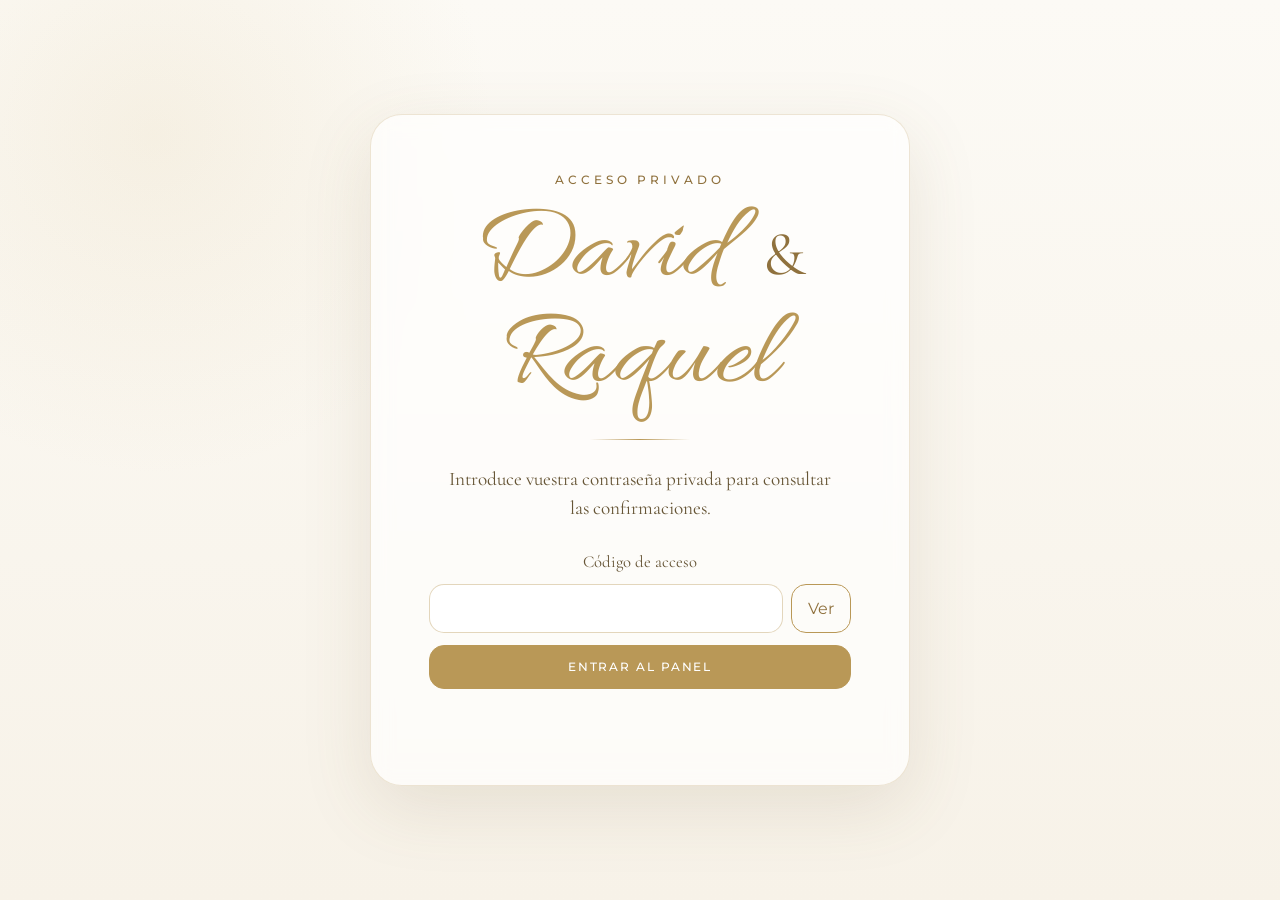
<file: admin.html>
<!doctype html><html lang="es"><head><meta charset="utf-8"><meta name="robots" content="noindex,nofollow"><meta name="viewport" content="width=device-width,initial-scale=1"><title>Panel privado</title></head><body><script>location.replace("/admin/");</script><p><a href="/admin/">Abrir panel privado</a></p></body></html>
</file>
<file: css/style.css>
/* Estilos principales */
:root{
  --ivory:#f7f2e8;--ivory-soft:#fbf8f2;--gold:#b99857;--gold-light:#d8c08d;
  --gold-dark:#8f713d;--text:#7b6744;--white:#fff;
  --shadow:0 20px 60px rgba(119,94,51,.10);
  --serif:"Cormorant Garamond",Georgia,serif;--script:"Allura",cursive;
  --sans:"Montserrat",Arial,sans-serif
}
*{box-sizing:border-box} html{scroll-behavior:smooth}
body{margin:0;min-width:320px;background:var(--ivory);color:var(--text);font-family:var(--sans);overflow-x:hidden}
button{font:inherit}
.hero,.countdown-section{position:relative;min-height:100svh;display:grid;place-items:center;padding:40px 20px;overflow:hidden}
.hero{background:radial-gradient(circle at 15% 20%,rgba(216,192,141,.18),transparent 28%),radial-gradient(circle at 85% 80%,rgba(185,152,87,.12),transparent 34%),linear-gradient(180deg,var(--ivory-soft),var(--ivory))}
.hero::before,.hero::after,.countdown-section::before,.countdown-section::after,.story::before,.story::after,.program::before,.program::after,.locations::before,.locations::after{content:"";position:absolute;width:280px;height:280px;border:1px solid rgba(185,152,87,.16);border-radius:50%}
.hero::before{top:-170px;left:-130px}.hero::after{right:-150px;bottom:-180px}
.hero__content{position:relative;z-index:2;width:min(100%,760px);text-align:center;animation:fade-up 1.15s ease both}
.hero__eyebrow{margin:0 0 20px;color:var(--gold-dark);font-size:clamp(.95rem,2.2vw,1.18rem);font-weight:500;letter-spacing:.34em;text-transform:uppercase}
.hero__names{display:flex;flex-direction:column;align-items:center;margin:0;color:var(--gold);font-family:var(--script);font-size:clamp(4.8rem,13vw,9rem);font-weight:400;line-height:.76}
.hero__ampersand{margin:.05em 0;color:var(--gold-dark);font-family:var(--serif);font-size:.55em;font-style:italic;line-height:1}
.hero__divider,.section-divider{width:88px;height:1px;margin:34px auto 24px;background:linear-gradient(90deg,transparent,var(--gold),transparent)}
.hero__date{display:flex;justify-content:center;flex-wrap:wrap;gap:.55em;margin:0;color:var(--gold-dark);font-family:var(--serif);font-size:clamp(1.25rem,4vw,1.75rem);font-weight:500;letter-spacing:.08em;text-transform:uppercase}
.hero__time{margin:8px 0 30px;font-size:.78rem;letter-spacing:.2em;text-transform:uppercase}
.primary-button{min-width:210px;padding:15px 28px;border:1px solid var(--gold);border-radius:999px;background:transparent;color:var(--gold-dark);cursor:pointer;font-size:.76rem;font-weight:500;letter-spacing:.18em;text-transform:uppercase;transition:.22s}
.primary-button:hover,.primary-button:focus-visible{background:var(--gold);color:var(--white);box-shadow:0 10px 26px rgba(143,113,61,.2);outline:none;transform:translateY(-2px)}

.countdown-section{background:linear-gradient(rgba(255,255,255,.52),rgba(255,255,255,.52)),repeating-linear-gradient(45deg,rgba(185,152,87,.025) 0,rgba(185,152,87,.025) 1px,transparent 1px,transparent 8px),var(--ivory-soft)}
.countdown-section::before{top:-185px;right:-120px}.countdown-section::after{bottom:-190px;left:-120px}
.countdown-section__inner{position:relative;z-index:2;width:min(100%,980px);text-align:center}
.countdown-section h2{margin:0 0 22px;color:var(--gold-dark);font-family:var(--serif);font-size:clamp(1.05rem,2.4vw,1.45rem);font-weight:500;letter-spacing:.3em;text-transform:uppercase}
.countdown-section__script{margin:0 0 32px;color:var(--gold);font-family:var(--script);font-size:clamp(3.5rem,9vw,6.5rem);line-height:1}
.countdown{display:grid;grid-template-columns:repeat(4,minmax(120px,1fr));gap:18px}
.countdown__item{position:relative;padding:30px 14px 26px;border:1px solid rgba(185,152,87,.28);background:rgba(255,255,255,.42);box-shadow:var(--shadow)}
.countdown__item::before{content:"";position:absolute;inset:8px;border:1px solid rgba(185,152,87,.12)}
.countdown__item strong{display:block;color:var(--gold);font-family:var(--serif);font-size:clamp(3.4rem,8vw,6rem);font-weight:400;line-height:.9;font-variant-numeric:tabular-nums}
.countdown__item span{display:block;margin-top:18px;color:var(--gold-dark);font-size:.7rem;font-weight:500;letter-spacing:.28em;text-transform:uppercase}
.countdown-section__closing{margin:38px 0 0;font-family:var(--serif);font-size:clamp(1.05rem,2.3vw,1.35rem);font-style:italic}

.story,.program,.locations{position:relative;padding:110px 20px 130px;overflow:hidden}
.story{background:radial-gradient(circle at 12% 16%,rgba(216,192,141,.10),transparent 22%),radial-gradient(circle at 88% 84%,rgba(185,152,87,.08),transparent 24%),var(--ivory)}
.story::before{top:-200px;left:-120px}.story::after{right:-160px;bottom:-190px}
.story__intro,.program__intro,.locations__intro{position:relative;z-index:2;width:min(100%,800px);margin:0 auto 90px;text-align:center}
.section-kicker,.timeline__eyebrow,.location-card__eyebrow{margin:0 0 14px;color:var(--gold-dark);font-size:.75rem;font-weight:500;letter-spacing:.32em;text-transform:uppercase}
.story__intro h2,.program__intro h2,.locations__intro h2{margin:0;color:var(--gold);font-family:var(--script);font-size:clamp(3.8rem,9vw,6.5rem);font-weight:400;line-height:1}
.story__lead,.program__intro p:last-child,.locations__intro p:last-child{margin:0 auto;max-width:720px;font-family:var(--serif);font-size:clamp(1.15rem,2.5vw,1.38rem);line-height:1.8}
.timeline{position:relative;z-index:2;width:min(100%,820px);margin:0 auto;display:grid;gap:42px}
.timeline::before{content:"";position:absolute;top:18px;bottom:18px;left:54px;width:1px;background:linear-gradient(to bottom,transparent,rgba(185,152,87,.5) 8%,rgba(185,152,87,.5) 92%,transparent)}
.timeline__item{position:relative;display:grid;grid-template-columns:108px minmax(0,1fr);align-items:center;min-height:260px;padding:38px 42px 38px 0;border:1px solid rgba(185,152,87,.22);border-radius:28px;background:rgba(255,255,255,.36);box-shadow:var(--shadow)}
.timeline__number{position:relative;z-index:2;display:grid;place-items:center;width:62px;height:62px;margin:0 auto;border:1px solid rgba(185,152,87,.55);border-radius:50%;background:var(--ivory-soft);color:var(--gold);font-family:var(--serif);font-size:1.25rem}
.timeline__content{padding-left:18px}.timeline__icon{display:inline-grid;place-items:center;width:42px;height:42px;margin-bottom:18px;border:1px solid rgba(185,152,87,.4);border-radius:50%;color:var(--gold);font-family:var(--serif);font-size:1.2rem}
.timeline__content h3{margin:0 0 14px;color:var(--gold);font-family:var(--script);font-size:clamp(2.8rem,6vw,4.7rem);font-weight:400;line-height:1}
.timeline__content p:last-child{margin:0;font-family:var(--serif);font-size:1.18rem;line-height:1.72}

.program{background:linear-gradient(rgba(255,255,255,.5),rgba(255,255,255,.5)),var(--ivory-soft)}
.program::before{top:-180px;right:-120px}.program::after{left:-150px;bottom:-200px}
.program__timeline{position:relative;z-index:2;width:min(100%,860px);margin:0 auto}
.program__timeline::before{content:"";position:absolute;top:20px;bottom:20px;left:178px;width:1px;background:linear-gradient(to bottom,transparent,rgba(185,152,87,.55) 8%,rgba(185,152,87,.55) 92%,transparent)}
.program__item{position:relative;display:grid;grid-template-columns:130px 96px minmax(0,1fr);align-items:center;min-height:180px}
.program__item time{justify-self:end;color:var(--gold-dark);font-family:var(--serif);font-size:clamp(1.7rem,4vw,2.4rem);font-weight:500}
.program__dot{position:relative;z-index:2;justify-self:center;width:16px;height:16px;border:4px solid var(--ivory-soft);border-radius:50%;background:var(--gold);box-shadow:0 0 0 1px rgba(185,152,87,.6)}
.program__content{padding:28px 30px;border:1px solid rgba(185,152,87,.22);border-radius:24px;background:rgba(255,255,255,.48);box-shadow:var(--shadow)}
.program__icon{display:inline-block;margin-bottom:10px;color:var(--gold);font-size:1.2rem}
.program__content h3{margin:0 0 8px;color:var(--gold);font-family:var(--script);font-size:clamp(2.3rem,5vw,3.8rem);font-weight:400;line-height:1}
.program__content p{margin:0;font-family:var(--serif);font-size:1.1rem;line-height:1.6}

.locations{background:radial-gradient(circle at 14% 18%,rgba(216,192,141,.10),transparent 24%),radial-gradient(circle at 86% 82%,rgba(185,152,87,.08),transparent 24%),var(--ivory)}
.locations::before{top:-180px;left:-120px}.locations::after{right:-150px;bottom:-190px}
.locations__grid{position:relative;z-index:2;width:min(100%,1040px);margin:0 auto;display:grid;grid-template-columns:repeat(2,minmax(0,1fr));gap:28px}
.location-card{position:relative;padding:46px 38px 40px;border:1px solid rgba(185,152,87,.24);border-radius:30px;background:rgba(255,255,255,.42);box-shadow:var(--shadow);text-align:center}
.location-card::before{content:"";position:absolute;inset:10px;border:1px solid rgba(185,152,87,.12);border-radius:22px;pointer-events:none}
.location-card__symbol{display:inline-grid;place-items:center;width:52px;height:52px;margin-bottom:22px;border:1px solid rgba(185,152,87,.45);border-radius:50%;color:var(--gold);font-family:var(--serif);font-size:1.4rem}
.location-card h3{margin:0 auto 14px;max-width:360px;color:var(--gold);font-family:var(--script);font-size:clamp(2.8rem,5vw,4.6rem);font-weight:400;line-height:1}
.location-card__time{margin:0 0 16px;color:var(--gold-dark);font-family:var(--serif);font-size:1.6rem;font-weight:500}
.location-card address{margin:0 auto 30px;max-width:360px;font-family:var(--serif);font-size:1.12rem;font-style:normal;line-height:1.65}
.location-card__link{display:inline-flex;align-items:center;gap:12px;padding:13px 22px;border-bottom:1px solid var(--gold);color:var(--gold-dark);font-size:.76rem;font-weight:500;letter-spacing:.18em;text-decoration:none;text-transform:uppercase;transition:.22s}
.location-card__link:hover,.location-card__link:focus-visible{color:var(--gold);transform:translateY(-2px);outline:none}

.reveal{opacity:0;transform:translateY(34px);transition:opacity .8s ease,transform .8s ease}
.reveal.is-visible{opacity:1;transform:translateY(0)}
@keyframes fade-up{from{opacity:0;transform:translateY(24px)}to{opacity:1;transform:translateY(0)}}

@media(max-width:800px){
  .countdown{grid-template-columns:repeat(2,minmax(120px,1fr));gap:14px}
  .timeline::before{left:34px}.timeline__item{grid-template-columns:68px minmax(0,1fr);padding:30px 22px 30px 0;min-height:0}
  .timeline__number{width:48px;height:48px;font-size:1rem}.timeline__content{padding-left:12px}
  .program__timeline::before{left:36px}
  .program__item{grid-template-columns:72px minmax(0,1fr);gap:0;padding:16px 0}
  .program__item time{grid-column:2;justify-self:start;margin-bottom:10px;font-size:1.65rem}
  .program__dot{position:absolute;left:28px;top:26px}
  .program__content{grid-column:2;padding:24px}
  .locations__grid{grid-template-columns:1fr}
}
@media(max-width:390px){
  .hero__names{font-size:4.3rem}.hero__date{font-size:1rem}.countdown{gap:10px}.countdown__item strong{font-size:3rem}
  .story,.program,.locations{padding-left:14px;padding-right:14px}.timeline__item{padding-right:16px}
  .location-card{padding:38px 24px 34px}
}


/* Confirmación de asistencia */
.rsvp {
  position: relative;
  padding: 110px 20px 130px;
  overflow: hidden;
  background:
    linear-gradient(rgba(255,255,255,.52), rgba(255,255,255,.52)),
    var(--ivory-soft);
}

.rsvp::before,
.rsvp::after {
  content: "";
  position: absolute;
  width: 280px;
  height: 280px;
  border: 1px solid rgba(185,152,87,.16);
  border-radius: 50%;
}

.rsvp::before { top: -180px; right: -120px; }
.rsvp::after { left: -150px; bottom: -190px; }

.rsvp__intro {
  position: relative;
  z-index: 2;
  width: min(100%, 820px);
  margin: 0 auto 70px;
  text-align: center;
}

.rsvp__intro h2 {
  margin: 0;
  color: var(--gold);
  font-family: var(--script);
  font-size: clamp(3.7rem, 8vw, 6.2rem);
  font-weight: 400;
  line-height: 1;
}

.rsvp__intro p:last-child {
  margin: 0 auto;
  max-width: 680px;
  font-family: var(--serif);
  font-size: clamp(1.1rem, 2.3vw, 1.34rem);
  line-height: 1.75;
}

.rsvp-form {
  position: relative;
  z-index: 2;
  width: min(100%, 900px);
  margin: 0 auto;
  padding: clamp(28px, 5vw, 56px);
  display: grid;
  grid-template-columns: repeat(2, minmax(0, 1fr));
  gap: 28px 30px;
  border: 1px solid rgba(185,152,87,.25);
  border-radius: 30px;
  background: rgba(255,255,255,.48);
  box-shadow: var(--shadow);
}

.form-field {
  display: flex;
  flex-direction: column;
  gap: 10px;
}

.form-field--full {
  grid-column: 1 / -1;
}

.form-field label,
.form-field legend {
  color: var(--gold-dark);
  font-family: var(--serif);
  font-size: 1.08rem;
  font-weight: 500;
}

.form-field input[type="text"],
.form-field input[type="tel"],
.form-field textarea {
  width: 100%;
  border: 0;
  border-bottom: 1px solid rgba(185,152,87,.45);
  background: transparent;
  color: var(--text);
  font-family: var(--serif);
  font-size: 1.1rem;
  outline: none;
  padding: 12px 2px;
  transition: border-color .2s ease, box-shadow .2s ease;
}

.form-field textarea {
  resize: vertical;
  min-height: 120px;
}

.form-field input[type="text"]:focus,
.form-field input[type="tel"]:focus,
.form-field textarea:focus {
  border-color: var(--gold);
  box-shadow: 0 1px 0 var(--gold);
}

.attendance-field {
  border: 0;
  padding: 0;
  margin: 0;
}

.radio-option {
  display: flex;
  align-items: center;
  gap: 12px;
  cursor: pointer;
  font-family: var(--serif);
  font-size: 1.08rem;
}

.radio-option input {
  appearance: none;
  width: 19px;
  height: 19px;
  margin: 0;
  border: 1px solid var(--gold);
  border-radius: 50%;
  display: grid;
  place-items: center;
}

.radio-option input::before {
  content: "";
  width: 9px;
  height: 9px;
  border-radius: 50%;
  background: var(--gold);
  transform: scale(0);
  transition: transform .16s ease;
}

.radio-option input:checked::before {
  transform: scale(1);
}

.field-error {
  min-height: 1em;
  color: #9a5d52;
  font-size: .72rem;
}

.form-actions {
  text-align: center;
  margin-top: 8px;
}

.rsvp-submit {
  min-width: 260px;
}

.rsvp-submit[disabled] {
  opacity: .6;
  cursor: wait;
}

.form-status {
  min-height: 1.5em;
  margin: 18px 0 0;
  font-family: var(--serif);
  font-size: 1.08rem;
}

.form-status.is-success { color: #6f8669; }
.form-status.is-error { color: #9a5d52; }

@media (max-width: 700px) {
  .rsvp-form {
    grid-template-columns: 1fr;
  }

  .form-field--full {
    grid-column: auto;
  }

  .rsvp {
    padding-left: 14px;
    padding-right: 14px;
  }
}


/* Regalos y despedida */
.gifts,
.farewell {
  position: relative;
  overflow: hidden;
  padding: 110px 20px 130px;
}

.gifts {
  background:
    radial-gradient(circle at 15% 20%, rgba(216,192,141,.10), transparent 25%),
    radial-gradient(circle at 85% 80%, rgba(185,152,87,.08), transparent 25%),
    var(--ivory);
}

.gifts__inner,
.farewell__inner {
  position: relative;
  z-index: 2;
  width: min(100%, 820px);
  margin: 0 auto;
  text-align: center;
}

.gifts h2,
.farewell h2 {
  margin: 0;
  color: var(--gold);
  font-family: var(--script);
  font-size: clamp(3.8rem, 9vw, 6.4rem);
  font-weight: 400;
  line-height: 1;
}

.gifts__lead,
.farewell__inner > p {
  margin: 0 auto;
  max-width: 700px;
  font-family: var(--serif);
  font-size: clamp(1.12rem, 2.4vw, 1.35rem);
  line-height: 1.8;
}

.gift-card {
  margin: 54px auto 0;
  max-width: 660px;
  padding: 42px 32px;
  border: 1px solid rgba(185,152,87,.24);
  border-radius: 28px;
  background: rgba(255,255,255,.42);
  box-shadow: var(--shadow);
}

.gift-card__symbol {
  display: inline-grid;
  place-items: center;
  width: 52px;
  height: 52px;
  margin-bottom: 18px;
  border: 1px solid rgba(185,152,87,.45);
  border-radius: 50%;
  color: var(--gold);
  font-family: var(--serif);
  font-size: 1.35rem;
}

.gift-card__title {
  margin: 0 0 12px;
  color: var(--gold-dark);
  font-family: var(--serif);
  font-size: 1.35rem;
  font-weight: 500;
}

.gift-card__text {
  margin: 0;
  font-family: var(--serif);
  font-size: 1.08rem;
  line-height: 1.65;
}

.farewell {
  min-height: 88svh;
  display: grid;
  place-items: center;
  background:
    linear-gradient(rgba(255,255,255,.55), rgba(255,255,255,.55)),
    var(--ivory-soft);
}

.farewell__names {
  margin-top: 36px !important;
  color: var(--gold);
  font-family: var(--script) !important;
  font-size: clamp(3.7rem, 8vw, 5.8rem) !important;
  line-height: 1 !important;
}

.farewell__date {
  margin-top: 10px !important;
  color: var(--gold-dark);
  font-family: var(--serif) !important;
  font-size: 1.15rem !important;
  letter-spacing: .14em;
  text-transform: uppercase;
}

.back-to-top {
  display: inline-block;
  margin-top: 34px;
  padding-bottom: 8px;
  border-bottom: 1px solid var(--gold);
  color: var(--gold-dark);
  font-size: .75rem;
  font-weight: 500;
  letter-spacing: .16em;
  text-decoration: none;
  text-transform: uppercase;
}

/* Navegación flotante */
.floating-nav {
  position: fixed;
  z-index: 50;
  left: 50%;
  bottom: 18px;
  transform: translateX(-50%);
  display: flex;
  gap: 6px;
  max-width: calc(100vw - 24px);
  padding: 7px;
  border: 1px solid rgba(185,152,87,.25);
  border-radius: 999px;
  background: rgba(251,248,242,.9);
  box-shadow: 0 12px 40px rgba(119,94,51,.15);
  backdrop-filter: blur(12px);
}

.floating-nav a {
  padding: 10px 13px;
  border-radius: 999px;
  color: var(--gold-dark);
  font-size: .66rem;
  font-weight: 500;
  letter-spacing: .08em;
  text-decoration: none;
  text-transform: uppercase;
  white-space: nowrap;
  transition: .2s ease;
}

.floating-nav a:hover,
.floating-nav a:focus-visible {
  background: var(--gold);
  color: #fff;
  outline: none;
}

@media (max-width: 620px) {
  .floating-nav a {
    padding: 9px 10px;
    font-size: .58rem;
  }

  .gifts,
  .farewell {
    padding-left: 14px;
    padding-right: 14px;
  }
}



body.is-locked{overflow:hidden}
.welcome-screen{position:fixed;inset:0;z-index:1000;display:grid;place-items:center;padding:32px 20px;background:radial-gradient(circle at 18% 18%,rgba(216,192,141,.20),transparent 30%),radial-gradient(circle at 82% 82%,rgba(185,152,87,.13),transparent 34%),linear-gradient(180deg,#fcfaf5,#f6efe2);transition:opacity .85s ease,visibility .85s ease}
.welcome-screen.is-hidden{opacity:0;visibility:hidden;pointer-events:none}
.welcome-screen__content{text-align:center;width:min(100%,720px);animation:welcomeRise 1.2s ease both}
.welcome-screen__kicker{margin:0 0 24px;color:var(--gold-dark);font-size:.76rem;font-weight:500;letter-spacing:.42em;text-transform:uppercase}
.welcome-screen__names{display:flex;flex-direction:column;align-items:center;margin:0;color:var(--gold);font-family:var(--script);font-size:clamp(5.4rem,15vw,10rem);font-weight:400;line-height:.72}
.welcome-screen__names em{margin:.08em 0;color:var(--gold-dark);font-family:var(--serif);font-size:.46em;font-weight:400}
.welcome-screen__divider{width:110px;height:1px;margin:38px auto 25px;background:linear-gradient(90deg,transparent,var(--gold),transparent)}
.welcome-screen__date{margin:0;color:var(--gold-dark);font-family:var(--serif);font-size:clamp(1.18rem,3vw,1.55rem);letter-spacing:.12em;text-transform:uppercase}
.welcome-screen__phrase{margin:15px 0 34px;font-family:var(--serif);font-size:1.08rem;font-style:italic}
.welcome-screen__button{min-width:220px;padding:15px 28px;border:1px solid var(--gold);border-radius:999px;background:transparent;color:var(--gold-dark);cursor:pointer;font-size:.74rem;font-weight:500;letter-spacing:.2em;text-transform:uppercase;transition:.25s ease}
.welcome-screen__button:hover,.welcome-screen__button:focus-visible{background:var(--gold);color:#fff;outline:none;transform:translateY(-2px);box-shadow:0 14px 32px rgba(143,113,61,.2)}
.scroll-progress{position:fixed;z-index:80;top:0;left:0;width:0;height:2px;background:linear-gradient(90deg,var(--gold-light),var(--gold),var(--gold-dark))}
.music-control{position:fixed;z-index:70;right:18px;bottom:18px;display:grid;place-items:center;width:48px;height:48px;border:1px solid rgba(185,152,87,.35);border-radius:50%;background:rgba(251,248,242,.92);color:var(--gold-dark);cursor:pointer;box-shadow:0 12px 32px rgba(119,94,51,.14);transition:.22s ease}
.music-control:hover,.music-control:focus-visible{background:var(--gold);color:#fff;outline:none;transform:translateY(-2px)}
.music-control.is-playing span{animation:musicPulse 1.1s ease-in-out infinite}
.location-card,.program__content,.timeline__item,.gift-card{transition:transform .3s ease,box-shadow .3s ease,border-color .3s ease}
.location-card:hover,.program__content:hover,.timeline__item:hover,.gift-card:hover{transform:translateY(-4px);border-color:rgba(185,152,87,.38);box-shadow:0 28px 72px rgba(119,94,51,.14)}
@keyframes welcomeRise{from{opacity:0;transform:translateY(24px)}to{opacity:1;transform:none}}
@keyframes musicPulse{50%{transform:scale(1.15)}}
@media(max-width:760px){.welcome-screen__names{font-size:clamp(4.8rem,23vw,7.3rem)}.music-control{right:14px;bottom:80px}}

.access-gate{position:fixed;inset:0;z-index:2000;display:grid;place-items:center;padding:24px;background:linear-gradient(180deg,#fcfaf5,#f6efe2)}
.access-gate.is-hidden{display:none}
.access-card{width:min(100%,520px);padding:48px 34px;border:1px solid rgba(185,152,87,.28);border-radius:30px;background:rgba(255,255,255,.5);text-align:center;box-shadow:0 28px 80px rgba(119,94,51,.14)}
.access-kicker{margin:0 0 18px;color:var(--gold-dark);font-size:.72rem;letter-spacing:.34em;text-transform:uppercase}
.access-card h1{margin:0;color:var(--gold);font-family:var(--script);font-size:clamp(4rem,12vw,6.5rem);font-weight:400}
.access-divider{width:88px;height:1px;margin:22px auto;background:linear-gradient(90deg,transparent,var(--gold),transparent)}
.access-card form{display:grid;gap:12px;margin-top:24px}
.access-card input{padding:14px 16px;border:1px solid rgba(185,152,87,.4);border-radius:999px;text-align:center}
.access-card button{padding:14px;border:1px solid var(--gold);border-radius:999px;background:var(--gold);color:#fff;cursor:pointer}
.access-message{min-height:1.2em;color:#9a5d52}
.gift-data{display:grid;gap:12px;margin-top:24px}
.gift-data span{color:var(--gold-dark);font-size:.7rem;letter-spacing:.24em;text-transform:uppercase}
.gift-data strong{font-family:var(--serif);font-size:clamp(1.08rem,3vw,1.4rem);color:var(--gold-dark)}
.copy-button{justify-self:center;padding:11px 18px;border:1px solid var(--gold);border-radius:999px;background:transparent;color:var(--gold-dark);cursor:pointer}
.gift-phones{margin-top:28px;padding-top:22px;border-top:1px solid rgba(185,152,87,.22);font-family:var(--serif);font-size:1.08rem}
.gift-phones a{color:var(--gold-dark);text-decoration:none}
.gift-phones span{margin:0 8px;color:var(--gold)}
.copy-status{min-height:1.2em;margin-top:12px;color:#6f8669;font-family:var(--serif)}


/* V1.2 · Opciones de regalo por transferencia y Bizum */
.gift-option + .gift-option {
  margin-top: 34px;
  padding-top: 30px;
  border-top: 1px solid rgba(185,152,87,.22);
}

.gift-option__text {
  margin: 0 0 20px;
  font-family: var(--serif);
  font-size: 1.08rem;
  line-height: 1.65;
}

.bizum-grid {
  display: grid;
  grid-template-columns: repeat(2, minmax(0,1fr));
  gap: 18px;
}

.bizum-number {
  display: grid;
  gap: 12px;
  padding: 22px 18px;
  border: 1px solid rgba(185,152,87,.22);
  border-radius: 20px;
  background: rgba(255,255,255,.32);
}

.bizum-number a {
  color: var(--gold-dark);
  font-family: var(--serif);
  font-size: 1.3rem;
  font-weight: 500;
  letter-spacing: .06em;
  text-decoration: none;
}

@media (max-width: 620px) {
  .bizum-grid {
    grid-template-columns: 1fr;
  }
}
\n\n/* V23 · Evita enlaces automáticos y subrayados de Safari/iPhone */\n.account-number,\n.account-number:link,\n.account-number:visited {\n  color: var(--gold-dark) !important;\n  text-decoration: none !important;\n  -webkit-text-decoration: none !important;\n  font-variant-numeric: tabular-nums;\n  unicode-bidi: isolate;\n}\n\na[x-apple-data-detectors],\na[x-apple-data-detectors]:link,\na[x-apple-data-detectors]:visited,\n*[x-apple-data-detectors] {\n  color: inherit !important;\n  text-decoration: none !important;\n  border-bottom: 0 !important;\n  font: inherit !important;\n}\n



/* =========================================================
   V37 · Acceso directo y sección de regalos corregida
   ========================================================= */

.sr-only {
  position: absolute !important;
  width: 1px !important;
  height: 1px !important;
  padding: 0 !important;
  margin: -1px !important;
  overflow: hidden !important;
  clip: rect(0,0,0,0) !important;
  white-space: nowrap !important;
  border: 0 !important;
}

.access-gate--cinematic {
  position: fixed;
  inset: 0;
  z-index: 3000;
  display: grid;
  place-items: center;
  padding: 24px;
  background:
    radial-gradient(circle at 50% 42%, rgba(180,132,55,.07), transparent 28%),
    #030303;
  color: #d8b66f;
  transition: opacity .7s ease, visibility .7s ease;
}

.access-gate--cinematic.is-leaving {
  opacity: 0;
  visibility: hidden;
  pointer-events: none;
}

.access-card--dark {
  width: min(100%, 470px);
  padding: 30px 24px;
  border: 0;
  border-radius: 0;
  background: transparent;
  box-shadow: none;
  text-align: center;
  backdrop-filter: none;
}

.access-lock {
  margin-bottom: 22px;
  color: #b89042;
  font-size: 1.35rem;
  transform: rotate(45deg);
}

.access-card--dark .access-kicker {
  margin: 0 0 13px;
  color: #d3ae65;
  font-family: var(--serif);
  font-size: clamp(1.15rem,4vw,1.5rem);
  font-weight: 500;
  letter-spacing: .22em;
  text-transform: uppercase;
}

.access-copy {
  margin: 0 0 30px;
  color: rgba(240,222,188,.76);
  font-family: var(--sans);
  font-size: .82rem;
  font-weight: 300;
  line-height: 1.7;
}

.access-form-cinematic {
  display: grid;
  gap: 12px;
  width: min(100%,310px);
  margin-inline: auto;
}

.access-form-cinematic input {
  min-height: 54px;
  border: 1px solid rgba(197,157,83,.58);
  border-radius: 4px;
  background: rgba(0,0,0,.5);
  color: #f3dfb7;
  text-align: center;
  letter-spacing: .18em;
  outline: none;
}

.access-form-cinematic input::placeholder {
  color: rgba(226,199,147,.38);
  letter-spacing: .12em;
}

.access-form-cinematic input:focus {
  border-color: #d2aa5e;
  box-shadow: 0 0 0 3px rgba(196,151,71,.09);
}

.access-form-cinematic button {
  min-height: 46px;
  border: 1px solid rgba(197,157,83,.65);
  border-radius: 4px;
  background: rgba(180,136,57,.10);
  color: #dcb96f;
  font-size: .69rem;
  font-weight: 500;
  letter-spacing: .19em;
  text-transform: uppercase;
}

.access-form-cinematic button:disabled {
  opacity: .65;
  cursor: wait;
}

.access-card--dark .access-message {
  min-height: 1.4em;
  margin: 4px 0 0;
  color: #bf7c70;
  font-family: var(--serif);
  font-size: 1rem;
}

.access-ornament {
  display: flex;
  align-items: center;
  justify-content: center;
  gap: 9px;
  margin-top: 30px;
  color: #a9813e;
}

.access-ornament span {
  width: 48px;
  height: 1px;
  background: linear-gradient(90deg,transparent,currentColor);
}

.access-ornament span:last-child {
  transform: scaleX(-1);
}

.access-ornament i {
  font-family: var(--serif);
  font-size: 1rem;
  font-style: normal;
}

/* Invitación oculta hasta validar el código. */
body.is-locked main,
body.is-locked .site-header,
body.is-locked .floating-nav,
body.is-locked .music-control,
body.is-locked .scroll-progress {
  visibility: hidden !important;
  opacity: 0 !important;
  pointer-events: none !important;
}

body.access-granted main,
body.access-granted .site-header,
body.access-granted .floating-nav,
body.access-granted .music-control,
body.access-granted .scroll-progress {
  visibility: visible !important;
  opacity: 1 !important;
  transition: opacity .9s ease;
}

body.access-granted {
  overflow-x: hidden;
  overflow-y: auto;
  background: var(--ivory,#faf5ea);
}

/* IBAN centrado, contenido dentro de la tarjeta y sin enlaces automáticos. */
.gift-card,
.gift-option,
.gift-data {
  min-width: 0;
  max-width: 100%;
}

.gift-data {
  width: 100%;
  justify-items: center;
  text-align: center;
}

.account-number {
  display: flex;
  flex-wrap: wrap;
  justify-content: center;
  gap: .18em .42em;
  width: 100%;
  max-width: 100%;
  padding-inline: 8px;
  color: var(--gold-dark) !important;
  -webkit-text-fill-color: var(--gold-dark) !important;
  font-family: var(--serif);
  font-size: clamp(.96rem,3.4vw,1.35rem);
  font-weight: 600;
  line-height: 1.45;
  letter-spacing: .025em;
  text-align: center;
  text-decoration: none !important;
  overflow-wrap: anywhere;
  word-break: normal;
  box-sizing: border-box;
}

.account-number span {
  color: inherit !important;
  -webkit-text-fill-color: inherit !important;
  text-decoration: none !important;
  white-space: nowrap;
}

.account-number a,
.account-number a:link,
.account-number a:visited,
a[x-apple-data-detectors],
a[x-apple-data-detectors]:link,
a[x-apple-data-detectors]:visited {
  color: var(--gold-dark) !important;
  -webkit-text-fill-color: var(--gold-dark) !important;
  text-decoration: none !important;
  border-bottom: 0 !important;
  font: inherit !important;
}

.copy-button {
  max-width: 100%;
}

@media (max-width: 430px) {
  .account-number {
    display: grid;
    gap: 2px;
    font-size: .98rem;
    letter-spacing: .015em;
  }

  .account-number span {
    white-space: normal;
  }

  .gift-card {
    padding-inline: 18px;
  }
}


/* =========================================================
   V38 · D&R, sin zoom, menú completo e IBAN en una línea
   ========================================================= */

/* Monograma superior de la pantalla privada */
.access-monogram {
  margin: 0 0 28px;
  color: #d4aa57;
  font-family: var(--serif);
  font-size: clamp(3.8rem, 17vw, 6.4rem);
  font-weight: 500;
  line-height: .78;
  letter-spacing: -.08em;
  text-shadow: 0 0 28px rgba(198,145,61,.12);
}

.access-monogram span {
  display: inline-block;
  margin: 0 .02em;
  font-size: .58em;
  font-weight: 400;
  transform: translateY(-.08em);
}

/* iPhone no amplía la página al enfocar inputs de 16px o más */
.access-form-cinematic input {
  width: 100%;
  min-width: 0;
  box-sizing: border-box;
  font-size: 16px !important;
  transform: none !important;
  appearance: none;
  -webkit-appearance: none;
}

.access-form-cinematic,
.access-card--dark {
  min-width: 0;
  max-width: 100%;
}

/* Menú completo en ordenador y móvil */
.floating-nav {
  width: max-content;
  max-width: calc(100vw - 20px);
  justify-content: center;
  gap: 3px;
  box-sizing: border-box;
}

.floating-nav a,
.floating-nav a:nth-child(2),
.floating-nav a:nth-child(4) {
  display: inline-flex !important;
  align-items: center;
  justify-content: center;
}

@media (max-width: 700px) {
  .floating-nav {
    width: calc(100vw - 24px);
    padding: 6px 5px;
    gap: 0;
  }

  .floating-nav a {
    flex: 1 1 auto;
    min-width: 0;
    padding: 9px 4px;
    font-size: clamp(.42rem, 1.75vw, .56rem);
    letter-spacing: .025em;
  }
}

@media (max-width: 390px) {
  .floating-nav a {
    padding-inline: 2px;
    font-size: .41rem;
  }
}

/* IBAN: una única línea, centrado y con tamaño coherente */
.account-number {
  display: block;
  width: 100%;
  max-width: 100%;
  padding-inline: 0;
  color: var(--gold-dark) !important;
  -webkit-text-fill-color: var(--gold-dark) !important;
  font-family: var(--serif);
  font-size: clamp(.91rem, 3.05vw, 1.18rem);
  font-weight: 600;
  line-height: 1.4;
  letter-spacing: .012em;
  text-align: center;
  text-decoration: none !important;
  white-space: nowrap;
  overflow: visible;
  box-sizing: border-box;
}



.account-number span {
  display: inline !important;
  white-space: inherit !important;
}

@media (max-width: 370px) {
  .account-number {
    font-size: .84rem;
    letter-spacing: 0;
  }
}


/* =========================================================
   V39 · IBAN definitivo
   ========================================================= */

.gift-card,
.gift-option,
.gift-data {
  min-width: 0;
  max-width: 100%;
}

.gift-data {
  width: 100%;
  text-align: center;
}

.account-number {
  display: block;
  width: 100%;
  max-width: 100%;
  margin: 0 auto;
  padding: 0 4px;
  box-sizing: border-box;

  color: var(--gold-dark) !important;
  -webkit-text-fill-color: var(--gold-dark) !important;
  font-family: var(--serif);
  font-size: clamp(1rem, 3.3vw, 1.22rem);
  font-weight: 600;
  line-height: 1.35;
  letter-spacing: 0;

  text-align: center;
  text-decoration: none !important;
  white-space: nowrap;
  overflow: visible;
}

.account-number a,
.account-number a:link,
.account-number a:visited,
a[x-apple-data-detectors],
a[x-apple-data-detectors]:link,
a[x-apple-data-detectors]:visited {
  color: var(--gold-dark) !important;
  -webkit-text-fill-color: var(--gold-dark) !important;
  text-decoration: none !important;
  border-bottom: 0 !important;
  font: inherit !important;
}

@media (max-width: 390px) {
  .account-number {
    font-size: .93rem;
    letter-spacing: 0;
  }
}


/* =========================================================
   V40 · Invitaciones personalizadas visibles
   ========================================================= */

.personalized-welcome {
  width: min(100%, 540px);
  margin: 34px auto 0;
  padding: 22px 24px;
  border: 1px solid rgba(185,152,87,.28);
  border-radius: 22px;
  background: rgba(255,255,255,.42);
  box-shadow: 0 18px 45px rgba(119,94,51,.10);
  text-align: center;
  backdrop-filter: blur(8px);
}

.personalized-welcome[hidden] {
  display: none !important;
}

.personalized-welcome__eyebrow {
  margin: 0 0 7px;
  color: var(--gold-dark);
  font-family: var(--sans);
  font-size: .64rem;
  font-weight: 500;
  letter-spacing: .18em;
  text-transform: uppercase;
}

.personalized-welcome__name {
  margin: 0;
  color: var(--gold);
  font-family: var(--script);
  font-size: clamp(2.8rem, 8vw, 4.6rem);
  line-height: 1;
}

.personalized-welcome__message {
  max-width: 420px;
  margin: 10px auto 0;
  color: var(--text);
  font-family: var(--serif);
  font-size: 1.04rem;
  line-height: 1.45;
}

html[data-personalized-invitation="true"] .access-copy::after {
  content: " También puedes utilizar el código personal recibido.";
  display: block;
  margin-top: 5px;
}

@media (max-width: 520px) {
  .personalized-welcome {
    margin-top: 26px;
    padding: 18px 16px;
  }

  .personalized-welcome__name {
    font-size: clamp(2.7rem, 15vw, 4rem);
  }
}


/* V40.1 · IBAN corregido definitivamente */
.account-number {
  display: block;
  width: 100%;
  max-width: 100%;
  margin: 0 auto;
  padding: 0 2px;
  box-sizing: border-box;
  color: var(--gold-dark) !important;
  -webkit-text-fill-color: var(--gold-dark) !important;
  font-family: var(--serif);
  font-size: clamp(1.04rem, 3.45vw, 1.24rem);
  font-weight: 600;
  line-height: 1.35;
  letter-spacing: 0;
  text-align: center;
  text-decoration: none !important;
  white-space: nowrap;
}

@media (max-width: 390px) {
  .account-number {
    font-size: .95rem;
  }
}


/* =========================================================
   V41 · Adultos, niños, alergias por persona y mapas claros
   ========================================================= */

.field-hint {
  display: block;
  margin-top: 7px;
  color: rgba(91,72,43,.72);
  font-family: var(--sans);
  font-size: .76rem;
  line-height: 1.45;
}

.dietary-field {
  min-width: 0;
  padding: 0;
  border: 0;
}

.dietary-field > legend {
  margin-bottom: 2px;
}

.dietary-list {
  display: grid;
  gap: 12px;
  margin-top: 16px;
}

.dietary-row {
  position: relative;
  display: grid;
  grid-template-columns: 1fr 1.25fr auto;
  gap: 12px;
  align-items: end;
  padding: 14px;
  border: 1px solid rgba(174,139,75,.22);
  border-radius: 18px;
  background: rgba(255,255,255,.34);
}

.dietary-row label {
  display: grid;
  gap: 7px;
}

.dietary-row label span {
  color: var(--gold-dark);
  font-family: var(--sans);
  font-size: .68rem;
  letter-spacing: .08em;
  text-transform: uppercase;
}

.dietary-remove {
  width: 42px;
  height: 42px;
  border: 1px solid rgba(148,85,70,.34);
  border-radius: 50%;
  background: transparent;
  color: #9f6153;
  font-size: 1.4rem;
  cursor: pointer;
}

.dietary-add {
  margin-top: 14px;
}

.location-card__link {
  display: inline-flex;
  align-items: center;
  justify-content: center;
  gap: 7px;
  min-height: 46px;
  margin-top: 20px;
  padding: 11px 18px;
  border: 1px solid var(--gold);
  border-radius: 999px;
  background: rgba(188,148,75,.10);
  color: var(--gold-dark);
  font-family: var(--sans);
  font-size: .72rem;
  font-weight: 500;
  letter-spacing: .05em;
  text-decoration: none;
  text-transform: uppercase;
  box-shadow: 0 8px 22px rgba(123,92,43,.08);
  transition: transform .2s ease, background .2s ease, box-shadow .2s ease;
}

.location-card__link:hover,
.location-card__link:focus-visible {
  background: var(--gold);
  color: white;
  transform: translateY(-2px);
  box-shadow: 0 12px 28px rgba(123,92,43,.16);
}

@media (max-width: 650px) {
  .dietary-row {
    grid-template-columns: 1fr;
    padding-right: 54px;
  }

  .dietary-remove {
    position: absolute;
    top: 12px;
    right: 10px;
  }

  .location-card__link {
    width: 100%;
    box-sizing: border-box;
  }
}

/* V42 · Nuestra banda sonora */
.music-suggestions{padding:clamp(82px,11vw,130px) 20px;background:radial-gradient(circle at 12% 10%,rgba(191,153,82,.08),transparent 27%),radial-gradient(circle at 88% 86%,rgba(145,106,48,.06),transparent 29%),linear-gradient(180deg,#f7f0e3,#fbf8f1)}
.music-suggestions__inner{width:min(100%,920px);margin-inline:auto;text-align:center}.music-suggestions__lead{max-width:650px;margin:0 auto 38px;font-family:var(--serif);font-size:clamp(1.05rem,2.4vw,1.25rem);line-height:1.7}.music-form{display:grid;gap:22px;width:min(100%,760px);margin-inline:auto;padding:clamp(22px,5vw,42px);border:1px solid rgba(183,145,73,.26);border-radius:28px;background:rgba(255,255,255,.54);box-shadow:0 25px 65px rgba(115,84,38,.10);text-align:left}.music-moment{padding:clamp(18px,4vw,28px);border:1px solid rgba(183,145,73,.20);border-radius:22px;background:rgba(248,243,233,.72)}.music-moment__heading{display:flex;gap:15px;align-items:flex-start;margin-bottom:20px}.music-moment__icon{display:grid;place-items:center;width:44px;height:44px;flex:0 0 auto;border:1px solid rgba(183,145,73,.26);border-radius:50%;background:#fffaf2;font-size:1.25rem}.music-moment__eyebrow{margin:0 0 4px;color:var(--gold-dark);font-family:var(--sans);font-size:.66rem;font-weight:500;letter-spacing:.15em;text-transform:uppercase}.music-moment h3{margin:0;font-family:var(--serif);font-size:clamp(1.2rem,3vw,1.55rem);font-weight:500;line-height:1.3}.music-form__grid{display:grid;grid-template-columns:1fr 1fr;gap:16px}.music-form__actions{display:grid;justify-items:center;gap:10px;text-align:center}.music-form__actions .primary-button{min-width:min(100%,270px)}
@media(max-width:700px){.music-form__grid{grid-template-columns:1fr}.music-moment__heading{align-items:center}.floating-nav{overflow-x:auto;justify-content:flex-start;scrollbar-width:none}.floating-nav::-webkit-scrollbar{display:none}.floating-nav a{flex:0 0 auto;padding-inline:8px}}


/* =========================================================
   V43 · Invitaciones inteligentes
   ========================================================= */

.invitation-limit-message {
  padding: 16px 18px;
  border: 1px solid rgba(184,145,72,.30);
  border-radius: 18px;
  background: rgba(255,250,241,.72);
  color: var(--gold-dark);
  font-family: var(--serif);
  font-size: 1.05rem;
  line-height: 1.5;
  text-align: center;
}

.invitation-limit-message strong {
  color: var(--gold);
}

.rsvp-form select {
  width: 100%;
  min-height: 50px;
  padding: 11px 42px 11px 14px;
  border: 1px solid rgba(168,132,69,.34);
  border-radius: 13px;
  background:
    linear-gradient(45deg, transparent 50%, var(--gold-dark) 50%)
      calc(100% - 19px) 50% / 6px 6px no-repeat,
    linear-gradient(135deg, var(--gold-dark) 50%, transparent 50%)
      calc(100% - 13px) 50% / 6px 6px no-repeat,
    rgba(255,255,255,.64);
  color: var(--text);
  font: inherit;
  appearance: none;
  -webkit-appearance: none;
}

.rsvp-form select:focus {
  border-color: var(--gold);
  outline: 3px solid rgba(185,145,73,.12);
}

#childrenField[hidden] {
  display: none !important;
}


/* =========================================================
   V48 · Catering
   ========================================================= */
.catering-field,.dietary-field{min-width:0;padding:0;border:0}
.adult-menu-list,.dietary-list{display:grid;gap:14px;margin-top:16px}
.adult-menu-card,.dietary-row{padding:16px;border:1px solid rgba(174,139,75,.22);border-radius:18px;background:rgba(255,255,255,.38)}
.adult-menu-card__title{margin:0 0 12px;color:var(--gold-dark);font-family:var(--serif);font-size:1.12rem}
.adult-menu-grid,.dietary-row{display:grid;grid-template-columns:1fr 1fr auto;gap:12px;align-items:end}
.menu-choice{display:flex;gap:12px;flex-wrap:wrap;margin-top:8px}
.menu-choice label{display:inline-flex;align-items:center;gap:7px;padding:9px 12px;border:1px solid rgba(174,139,75,.26);border-radius:999px;background:#fffaf2}
.special-menu-toggle{display:grid;gap:8px;margin-top:14px}
.special-menu-toggle select,.dietary-row select{min-height:48px;padding:10px 38px 10px 12px;border:1px solid rgba(174,139,75,.28);border-radius:12px;background:#fffaf2;font:inherit}
.dietary-other[hidden]{display:none!important}
@media(max-width:650px){
  .adult-menu-grid,.dietary-row{grid-template-columns:1fr}
  .dietary-remove{position:static}
}


/* =========================================================
   V49 · Programa, Detalle y silueta de amapolas
   ========================================================= */

.program__icon {
  display: inline-grid;
  place-items: center;
  min-width: 1.7em;
  font-size: 1.15rem;
  line-height: 1;
  filter: grayscale(1) sepia(.35) saturate(.7);
}

.program__icon--church {
  font-size: 1.1rem;
}

.poppy-line {
  position: relative;
  width: min(92%, 760px);
  height: clamp(68px, 10vw, 115px);
  margin: 28px auto -6px;
  overflow: hidden;
  color: rgba(121, 92, 49, .11);
  pointer-events: none;
  user-select: none;
}

.poppy-line__svg {
  display: block;
  width: 100%;
  height: 100%;
}

.poppy-line--access {
  width: min(112%, 520px);
  height: 88px;
  margin: 8px auto -28px;
  color: rgba(205, 171, 102, .16);
}

.poppy-line--hero {
  position: absolute;
  left: 50%;
  bottom: 0;
  transform: translateX(-50%);
  margin: 0;
  color: rgba(165, 131, 73, .09);
}

.poppy-line--program {
  margin-top: 44px;
  transform: scaleX(-1);
}

.poppy-line--confirmation {
  margin-top: 36px;
  color: rgba(117, 89, 48, .09);
}

.hero {
  position: relative;
  overflow: hidden;
}

.access-card--dark {
  position: relative;
  overflow: hidden;
}

@media (max-width: 600px) {
  .poppy-line {
    width: 108%;
    height: 72px;
    margin-left: -4%;
  }

  .poppy-line--access {
    width: 120%;
    margin-left: -10%;
  }

  .program__icon {
    font-size: 1.02rem;
  }
}


/* =========================================================
   V50 · Amapolas botánicas definitivas
   ========================================================= */

.access-gate--cinematic {
  background:
    radial-gradient(circle at 50% 26%, rgba(182,145,80,.08), transparent 32%),
    #030303;
}

.access-card--dark {
  background:
    linear-gradient(180deg, rgba(255,255,255,.018), rgba(255,255,255,.006)),
    #070707;
  border-color: rgba(201,164,99,.22);
}

.access-monogram {
  color: #c9a463;
  text-shadow: 0 0 24px rgba(201,164,99,.12);
}

.poppy-line {
  color: rgba(145, 111, 58, .10);
}

.poppy-line--access {
  height: 150px;
  margin-top: 14px;
  margin-bottom: -38px;
  color: rgba(201,164,99,.20);
}

.poppy-line--hero {
  color: rgba(151,116,61,.075);
}

.poppy-line--program {
  color: rgba(151,116,61,.085);
}

.poppy-line--confirmation {
  color: rgba(151,116,61,.075);
}

@media (max-width: 600px) {
  .poppy-line--access {
    height: 118px;
    margin-bottom: -28px;
  }
}


/* =========================================================
   V50.1 · Ajustes finales
   ========================================================= */

/* El negro se reserva exclusivamente para la pantalla del código. */
body:not(.is-locked) {
  background: var(--ivory, #f7f2e9);
}

/* Las amapolas de la invitación clara son visibles pero discretas. */
body:not(.is-locked) .poppy-line--hero,
body:not(.is-locked) .poppy-line--program,
body:not(.is-locked) .poppy-line--confirmation {
  color: rgba(151, 116, 61, .17);
  opacity: 1;
}

/* Ya no existe elección Carne/Pescado. */
.adult-menu-list,
.adult-menu-card,
.menu-choice,
.catering-field {
  display: none !important;
}


/* =========================================================
   V50.2 · Fondo claro unificado y amapolas en toda la web
   ========================================================= */

.access-gate--cinematic {
  background:
    radial-gradient(circle at 50% 20%, rgba(185,145,73,.09), transparent 34%),
    #f7f2e9 !important;
  color: #73582f;
}

.access-card--dark {
  width: min(92vw, 500px);
  padding: 34px 26px 18px;
  border: 1px solid rgba(168,130,69,.20);
  border-radius: 24px;
  background: rgba(255,252,246,.78) !important;
  box-shadow: 0 18px 55px rgba(100,74,35,.10);
  color: #4c3b24;
}

.access-monogram {
  color: #ad8441 !important;
  text-shadow: none !important;
}

.access-card--dark .access-kicker,
.access-copy,
.access-form-cinematic label {
  color: #6d5531 !important;
}

.access-form-cinematic input {
  border-color: rgba(173,132,65,.42) !important;
  background: rgba(255,255,255,.78) !important;
  color: #3d3020 !important;
}

.access-form-cinematic input::placeholder {
  color: rgba(92,70,37,.45) !important;
}

.access-form-cinematic button {
  border-color: rgba(173,132,65,.48) !important;
  background: linear-gradient(135deg, #d8c09a, #cdb184) !important;
  color: #3f301e !important;
}

.access-message {
  color: #7b5d2d !important;
}

.access-ornament {
  color: rgba(155,116,56,.72) !important;
}

.poppy-line--access {
  color: rgba(170,127,61,.28) !important;
}

.poppy-line--countdown,
.poppy-line--story,
.poppy-line--locations,
.poppy-line--music,
.poppy-line--gifts,
.poppy-line--farewell {
  color: rgba(151,116,61,.15);
  margin-top: 36px;
}

.poppy-line--story,
.poppy-line--music,
.poppy-line--farewell {
  transform: scaleX(-1);
}

@media (max-width: 600px) {
  .access-card--dark {
    width: min(92vw, 430px);
    padding: 28px 18px 12px;
  }

  .poppy-line--countdown,
  .poppy-line--story,
  .poppy-line--locations,
  .poppy-line--music,
  .poppy-line--gifts,
  .poppy-line--farewell {
    margin-top: 24px;
  }
}

/* V50.3: solo fondo claro de acceso y amapolas botánicas */
.access-gate--cinematic{
  background:radial-gradient(circle at 50% 22%,rgba(185,145,73,.08),transparent 34%),#f7f2e9!important;
  color:#6f552e
}
.access-card--dark{
  background:rgba(255,252,246,.80)!important;
  border:1px solid rgba(169,131,68,.20)!important;
  border-radius:24px!important;
  box-shadow:0 18px 55px rgba(100,74,35,.09)!important
}
.access-monogram,.access-card--dark .access-kicker{color:#a77f3f!important;text-shadow:none!important}
.access-copy,.access-card--dark label{color:#745b36!important}
.access-form-cinematic input{background:rgba(255,255,255,.82)!important;border-color:rgba(169,131,68,.38)!important;color:#433321!important}
.access-form-cinematic input::placeholder{color:rgba(91,69,36,.44)!important}
.access-form-cinematic button{background:linear-gradient(135deg,#d9c29e,#cdb285)!important;border-color:rgba(169,131,68,.42)!important;color:#3d2e1d!important}
.poppy-line{color:rgba(171,130,65,.18)!important}
.poppy-line--access{color:rgba(171,130,65,.23)!important}


/* =========================================================
   V50.4 · Amapolas del diseño aprobado + David & Raquel
   ========================================================= */

.access-monogram--names {
  font-family: "Allura", cursive !important;
  font-size: clamp(3rem, 11vw, 5.4rem) !important;
  font-weight: 400 !important;
  line-height: .95 !important;
  letter-spacing: 0 !important;
  white-space: nowrap;
  color: #ad8441 !important;
}

.access-monogram--names span {
  display: inline;
  font-family: inherit;
  font-size: .82em;
  vertical-align: .05em;
}

.poppy-line {
  overflow: visible !important;
}

.poppy-line__image {
  display: block;
  width: 100%;
  height: 100%;
  object-fit: contain;
  object-position: bottom center;
  opacity: .88;
}

.poppy-line--hero .poppy-line__image,
.poppy-line--story .poppy-line__image,
.poppy-line--music .poppy-line__image,
.poppy-line--farewell .poppy-line__image {
  transform: scaleX(-1);
}

.poppy-line--access .poppy-line__image {
  opacity: .95;
}

@media (max-width: 600px) {
  .access-monogram--names {
    font-size: clamp(2.55rem, 13vw, 4.2rem) !important;
  }
}


/* =========================================================
   V50.5 · Amapolas integradas con fondo transparente
   ========================================================= */

.poppy-line {
  width: min(108%, 980px) !important;
  height: clamp(110px, 16vw, 190px) !important;
  margin-top: 18px !important;
  margin-bottom: -14px !important;
  overflow: visible !important;
}

.poppy-line__image {
  display: block;
  width: 100%;
  height: 100%;
  object-fit: contain;
  object-position: bottom center;
  opacity: .92;
  filter: none !important;
  mix-blend-mode: multiply;
}

.poppy-line--access {
  height: 190px !important;
  margin-top: 8px !important;
  margin-bottom: -34px !important;
}

.poppy-line--access .poppy-line__image {
  opacity: .96;
}

.poppy-side {
  position: absolute;
  z-index: 0;
  width: clamp(150px, 24vw, 310px);
  height: auto;
  opacity: .62;
  pointer-events: none;
  user-select: none;
  mix-blend-mode: multiply;
}

.hero,
.story,
.rsvp,
.gifts {
  position: relative;
  overflow: hidden;
}

.hero > *,
.story > *,
.rsvp > *,
.gifts > * {
  position: relative;
  z-index: 1;
}

.poppy-side--hero {
  right: -42px;
  bottom: 10px;
}

.poppy-side--story {
  left: -45px;
  bottom: 0;
  transform: scaleX(-1);
}

.poppy-side--rsvp {
  left: -34px;
  bottom: 8px;
  opacity: .52;
}

.poppy-side--gifts {
  right: -38px;
  bottom: 0;
}

@media (max-width: 700px) {
  .poppy-line {
    width: 122% !important;
    height: 132px !important;
    margin-left: -11% !important;
  }

  .poppy-line--access {
    height: 165px !important;
    margin-bottom: -26px !important;
  }

  .poppy-side {
    width: 190px;
    opacity: .44;
  }

  .poppy-side--hero,
  .poppy-side--gifts {
    right: -70px;
  }

  .poppy-side--story,
  .poppy-side--rsvp {
    left: -70px;
  }
}



/* V51 FINAL */
.access-monogram--names{
  font-family:"Allura",cursive!important;
  font-size:clamp(3rem,11vw,5.4rem)!important;
  font-weight:400!important;
  line-height:.95!important;
  letter-spacing:0!important;
  white-space:nowrap;
  color:#ad8441!important;
  text-shadow:none!important
}
.access-monogram--names span{
  display:inline;
  font-family:inherit;
  font-size:.82em;
  vertical-align:.05em
}
@media(max-width:600px){
  .access-monogram--names{font-size:clamp(2.55rem,13vw,4.2rem)!important}
}


/* =========================================================
   V51.2 · Acceso corregido, responsive y sin amapolas
   ========================================================= */

html,
body {
  width: 100%;
  max-width: 100%;
  overflow-x: hidden !important;
}

[hidden] {
  display: none !important;
}

/* Oculta cualquier resto floral de versiones anteriores. */
[class*="poppy"],
[class*="amapola"],
img[src*="poppy"],
img[src*="amapola"],
img[src*="amapolas"] {
  display: none !important;
}

.access-gate--cinematic {
  position: fixed;
  inset: 0;
  width: 100%;
  min-height: 100dvh;
  padding: clamp(14px, 3vw, 28px);
  box-sizing: border-box;
  overflow-y: auto;
  overflow-x: hidden;
  display: grid;
  place-items: center;
}

.access-gate--cinematic.is-leaving {
  opacity: 0 !important;
  visibility: hidden !important;
  pointer-events: none !important;
}

.access-card--dark {
  width: min(100%, 560px) !important;
  max-width: calc(100vw - 28px) !important;
  min-width: 0 !important;
  box-sizing: border-box !important;
  margin: auto !important;
  padding: clamp(28px, 5vw, 52px) clamp(18px, 5vw, 44px) !important;
  overflow: hidden !important;
  text-align: center !important;
}

.access-monogram--names {
  display: block !important;
  width: 100% !important;
  max-width: 100% !important;
  margin: 0 auto clamp(30px, 5vw, 48px) !important;
  font-family: "Allura", cursive !important;
  font-size: clamp(2.7rem, 8vw, 5rem) !important;
  font-weight: 400 !important;
  line-height: 1.05 !important;
  letter-spacing: 0 !important;
  white-space: normal !important;
  overflow-wrap: normal !important;
  text-align: center !important;
  color: #ad8441 !important;
  text-shadow: none !important;
}

.access-monogram--names span {
  font: inherit !important;
}

.access-form-cinematic {
  width: min(100%, 440px) !important;
  max-width: 100% !important;
  min-width: 0 !important;
  margin-inline: auto !important;
  box-sizing: border-box !important;
}

.access-form-cinematic label,
.access-form-cinematic input,
.access-form-cinematic button {
  width: 100% !important;
  max-width: 100% !important;
  min-width: 0 !important;
  box-sizing: border-box !important;
}

.access-form-cinematic input {
  min-height: 56px !important;
  padding: 12px 16px !important;
  font-size: 16px !important; /* evita el zoom automático de Safari */
  line-height: 1.25 !important;
  letter-spacing: .08em !important;
  transform: none !important;
  -webkit-text-size-adjust: 100%;
  appearance: none;
  -webkit-appearance: none;
}

.access-form-cinematic input::placeholder {
  font-size: 16px !important;
  letter-spacing: .06em !important;
}

.access-form-cinematic button {
  min-height: 54px !important;
}

@media (max-width: 480px) {
  .access-gate--cinematic {
    padding: 12px;
    align-items: center;
  }

  .access-card--dark {
    max-width: calc(100vw - 24px) !important;
    padding: 30px 18px !important;
    border-radius: 22px !important;
  }

  .access-monogram--names {
    font-size: clamp(2.55rem, 13vw, 3.7rem) !important;
    margin-bottom: 30px !important;
  }

  .access-card--dark .access-kicker {
    font-size: .96rem !important;
    letter-spacing: .19em !important;
  }

  .access-copy {
    font-size: 1rem !important;
  }
}


/* =========================================================
   V52 · Iconografía, confirmación inteligente y calendarios
   ========================================================= */

.program__icon svg,
.music-moment__icon svg {
  display: block;
  width: 100%;
  height: 100%;
  fill: none;
  stroke: currentColor;
  stroke-width: 2;
  stroke-linecap: round;
  stroke-linejoin: round;
}

.program__icon--rings {
  width: 2rem;
  height: 1.45rem;
  color: var(--gold-dark);
  filter: none;
}

.location-card__symbol--stars {
  display: inline-flex;
  align-items: center;
  justify-content: center;
  gap: .18em;
  width: auto;
  min-width: 3rem;
  color: var(--gold);
  font-size: 1.05rem;
  letter-spacing: 0;
}

.location-card__symbol--stars span:nth-child(2) {
  font-size: 1.35em;
  transform: translateY(-.12em);
}

.music-moment__icon--vinyl {
  width: 3rem;
  height: 3rem;
  color: var(--gold-dark);
  font-size: 0;
}

.form-status--compact {
  margin-bottom: 0;
}

.rsvp-result {
  width: min(100%, 660px);
  margin: 22px auto 0;
  padding: clamp(24px, 5vw, 42px);
  box-sizing: border-box;
  border: 1px solid rgba(174, 139, 75, .24);
  border-radius: 24px;
  background:
    radial-gradient(circle at 50% 0%, rgba(206, 177, 119, .12), transparent 40%),
    rgba(255, 252, 246, .84);
  box-shadow: 0 18px 48px rgba(105, 77, 35, .08);
  text-align: center;
  animation: rsvpResultEnter .65s ease both;
}

.rsvp-result[hidden] {
  display: none !important;
}

.rsvp-result__heart {
  display: grid;
  place-items: center;
  width: 64px;
  height: 64px;
  margin: 0 auto 14px;
  border: 1px solid rgba(174, 139, 75, .30);
  border-radius: 50%;
  color: #b18443;
  font-family: var(--serif);
  font-size: 2.35rem;
  line-height: 1;
  animation: rsvpHeart 1.1s ease both;
}

.rsvp-result__heart--soft {
  color: #b59b76;
}

.rsvp-result h3 {
  margin: 0 0 14px;
  color: var(--gold-dark);
  font-family: var(--script);
  font-size: clamp(2.2rem, 7vw, 3.65rem);
  font-weight: 400;
  line-height: 1.05;
}

.rsvp-result p {
  max-width: 540px;
  margin: 7px auto;
  color: var(--text);
  font-family: var(--serif);
  font-size: clamp(1rem, 2.5vw, 1.15rem);
  line-height: 1.55;
}

.rsvp-result__closing {
  margin-top: 12px !important;
  color: var(--gold-dark) !important;
  font-weight: 600;
}

.calendar-actions {
  display: flex;
  justify-content: center;
  flex-wrap: wrap;
  gap: 10px;
  margin-top: 24px;
}

.calendar-button {
  display: inline-flex;
  align-items: center;
  justify-content: center;
  gap: 9px;
  min-height: 48px;
  padding: 11px 16px;
  border: 1px solid rgba(174, 139, 75, .35);
  border-radius: 999px;
  background: rgba(255,255,255,.72);
  color: var(--gold-dark);
  font: 500 .76rem/1.2 var(--sans);
  letter-spacing: .04em;
  text-decoration: none;
  cursor: pointer;
  transition: transform .2s ease, box-shadow .2s ease, background .2s ease;
}

.calendar-button span {
  display: grid;
  place-items: center;
  width: 24px;
  height: 24px;
  border: 1px solid rgba(174, 139, 75, .3);
  border-radius: 50%;
  font-family: var(--serif);
  font-size: .92rem;
}

.calendar-button:hover,
.calendar-button:focus-visible {
  transform: translateY(-2px);
  background: #fff;
  box-shadow: 0 8px 22px rgba(105,77,35,.10);
}

@keyframes rsvpResultEnter {
  from { opacity: 0; transform: translateY(18px) scale(.985); }
  to { opacity: 1; transform: translateY(0) scale(1); }
}

@keyframes rsvpHeart {
  0% { opacity: 0; transform: scale(.55); }
  55% { opacity: 1; transform: scale(1.12); }
  100% { transform: scale(1); }
}

@media (max-width: 560px) {
  .calendar-actions {
    display: grid;
  }

  .calendar-button {
    width: 100%;
    box-sizing: border-box;
  }

  .rsvp-result {
    border-radius: 20px;
    padding: 26px 18px;
  }
}

@media (prefers-reduced-motion: reduce) {
  .rsvp-result,
  .rsvp-result__heart {
    animation: none;
  }

  .rsvp-result {
    scroll-behavior: auto;
  }
}

/* V53.2 · Varias canciones por momento */
.music-suggestions-list {
  display: grid;
  gap: 12px;
  margin-top: 18px;
}
.music-suggestion-row {
  display: grid;
  grid-template-columns: 34px minmax(0,1fr) minmax(0,1fr);
  gap: 12px;
  align-items: end;
  padding: 14px;
  border: 1px solid rgba(174,139,75,.18);
  border-radius: 16px;
  background: rgba(255,255,255,.30);
}
.music-suggestion-row__number {
  display: grid;
  place-items: center;
  width: 30px;
  height: 30px;
  margin-bottom: 10px;
  border: 1px solid rgba(174,139,75,.30);
  border-radius: 50%;
  color: var(--gold-dark);
  font-family: var(--serif);
}
@media (max-width: 650px) {
  .music-suggestion-row {
    grid-template-columns: 30px minmax(0,1fr);
  }
  .music-suggestion-row .form-field:last-child {
    grid-column: 2;
  }
}


/* =========================================================
   V55.2 · Menús especiales por persona
   ========================================================= */

.dietary-row {
  grid-template-columns:
    minmax(0, 1.15fr)
    minmax(120px, .72fr)
    minmax(0, 1.2fr)
    auto;
}

.dietary-row input,
.dietary-row select {
  width: 100%;
  min-height: 44px;
  box-sizing: border-box;
}

.dietary-other {
  grid-column: 1 / -2;
}

.dietary-row-error {
  grid-column: 1 / -1;
  min-height: 1em;
  color: #9f6153;
  font-family: var(--sans);
  font-size: .76rem;
  line-height: 1.35;
}

@media (max-width: 760px) {
  .dietary-row {
    grid-template-columns: 1fr;
    padding-right: 54px;
  }

  .dietary-other,
  .dietary-row-error {
    grid-column: 1;
  }
}

/* V55.9 · Despedida destacada, manteniendo la alineación del programa */
.program__item--final .program__content{background:linear-gradient(135deg,rgba(250,243,226,.96),rgba(255,255,255,.92));border:2px solid rgba(185,152,87,.65);box-shadow:0 16px 42px rgba(119,94,51,.14);text-align:center;padding:32px 26px}
.program__item--final time{font-weight:700;color:var(--gold-dark)}
.program__item--final .program__dot{width:20px;height:20px;background:var(--gold-dark)}
.program__item--final .program__content h3{font-family:var(--serif);font-size:clamp(1.25rem,3vw,1.85rem);font-weight:700;letter-spacing:.12em;line-height:1.35;margin-bottom:15px}
.program__item--final .program__final-thanks{font-family:var(--serif);font-size:clamp(.95rem,2.3vw,1.12rem);font-weight:700;letter-spacing:.045em;line-height:1.5;margin-bottom:12px}
.program__item--final .program__final-note{font-family:var(--serif);font-size:1rem;line-height:1.5;color:#765e38;font-weight:600}
</file>
<file: css/admin-v21.css>
:root{--ivory:#f7f2e8;--gold:#b99857;--gold-dark:#8f713d;--text:#665536;--muted:#8c806d;--line:rgba(185,152,87,.24);--serif:"Cormorant Garamond",Georgia,serif;--script:"Allura",cursive;--sans:"Montserrat",Arial,sans-serif;--shadow:0 22px 70px rgba(119,94,51,.13)}
*{box-sizing:border-box}html{background:var(--ivory)}body{margin:0;min-width:320px;color:var(--text);font-family:var(--sans);background:radial-gradient(circle at 12% 15%,rgba(216,192,141,.16),transparent 25%),linear-gradient(180deg,#fcfaf5,var(--ivory))}button,input,select{font:inherit}button{cursor:pointer}[hidden]{display:none!important}.login-view{min-height:100svh;display:grid;place-items:center;padding:24px}.login-card{width:min(100%,540px);padding:clamp(34px,6vw,58px);border:1px solid var(--line);border-radius:32px;background:rgba(255,255,255,.67);box-shadow:var(--shadow);text-align:center;backdrop-filter:blur(10px)}.kicker{margin:0 0 14px;color:var(--gold-dark);font-size:.72rem;font-weight:500;letter-spacing:.34em;text-transform:uppercase}.login-card h1,.dashboard-header h1{margin:0;color:var(--gold);font-family:var(--script);font-weight:400;line-height:.95}.login-card h1{font-size:clamp(4.2rem,13vw,7rem)}.login-card h1 span{color:var(--gold-dark);font-family:var(--serif);font-size:.55em}.divider{width:100px;height:1px;margin:25px auto;background:linear-gradient(90deg,transparent,var(--gold),transparent)}.intro{margin:0 auto 28px;max-width:400px;font-family:var(--serif);font-size:1.2rem;line-height:1.55}form{display:grid;gap:12px}form label{font-family:var(--serif);font-size:1.04rem}.password-row{display:grid;grid-template-columns:1fr auto;gap:8px}input,select{width:100%;padding:14px 16px;border:1px solid rgba(185,152,87,.4);border-radius:15px;background:#fff;color:var(--text);outline:none}input:focus,select:focus{border-color:var(--gold);box-shadow:0 0 0 3px rgba(185,152,87,.13)}.secondary-button,.primary-button,.header-actions button{border:1px solid var(--gold);border-radius:15px}.secondary-button{padding:0 16px;background:transparent;color:var(--gold-dark)}.primary-button{padding:14px 20px;background:var(--gold);color:#fff;font-size:.74rem;font-weight:500;letter-spacing:.16em;text-transform:uppercase}.primary-button:disabled{opacity:.65;cursor:wait}.message{min-height:1.4em;margin:3px 0 0;color:#985c52;font-family:var(--serif);font-size:1.02rem}.dashboard{width:min(100%,1380px);margin:auto;padding:42px 22px 90px}.dashboard-header{display:flex;align-items:flex-end;justify-content:space-between;gap:24px;margin-bottom:30px}.dashboard-header h1{font-size:clamp(4rem,9vw,6.4rem)}.last-update{margin:8px 0 0;color:var(--muted);font-size:.78rem}.header-actions{display:flex;flex-wrap:wrap;gap:9px}.header-actions button{padding:11px 15px;background:rgba(255,255,255,.55);color:var(--gold-dark)}.header-actions button:hover{background:var(--gold);color:#fff}.stats{display:grid;grid-template-columns:repeat(5,minmax(0,1fr));gap:13px}.stats article{padding:22px;border:1px solid var(--line);border-radius:22px;background:rgba(255,255,255,.64);box-shadow:var(--shadow)}.stats span{display:block;color:var(--gold-dark);font-size:.67rem;font-weight:500;letter-spacing:.12em;text-transform:uppercase}.stats strong{display:block;margin-top:8px;color:var(--gold);font-family:var(--serif);font-size:2.8rem;font-weight:500}.toolbar{display:grid;grid-template-columns:1fr 230px;gap:14px;margin:28px 0 15px}.toolbar label{display:grid;gap:7px}.toolbar label span{color:var(--gold-dark);font-size:.68rem;letter-spacing:.11em;text-transform:uppercase}.dashboard-message{min-height:1.4em;margin:0 0 12px;font-family:var(--serif);font-size:1.05rem}.table-wrap{overflow:auto;border:1px solid var(--line);border-radius:22px;background:rgba(255,255,255,.7);box-shadow:var(--shadow)}table{width:100%;min-width:1080px;border-collapse:collapse}th,td{padding:15px 16px;border-bottom:1px solid rgba(185,152,87,.14);text-align:left;vertical-align:top}th{color:var(--gold-dark);font-size:.65rem;letter-spacing:.09em;text-transform:uppercase}td{font-family:var(--serif);font-size:1.02rem}.status{display:inline-block;padding:6px 10px;border-radius:999px;font-family:var(--sans);font-size:.65rem;font-weight:500;text-transform:uppercase}.status.yes{background:#e9f1e5;color:#587151}.status.no{background:#f5e7e4;color:#946057}.status.other{background:#f1ece2;color:#806f53}.guest-cards{display:none}@media(max-width:1000px){.stats{grid-template-columns:repeat(2,minmax(0,1fr))}.dashboard-header{align-items:flex-start;flex-direction:column}.toolbar{grid-template-columns:1fr}}@media(max-width:720px){.dashboard{padding-inline:14px}.table-wrap{display:none}.guest-cards{display:grid;gap:13px}.guest-card{padding:19px;border:1px solid var(--line);border-radius:20px;background:rgba(255,255,255,.72);box-shadow:var(--shadow)}.guest-card h2{margin:0 0 10px;color:var(--gold-dark);font-family:var(--serif);font-size:1.55rem}.guest-card dl{display:grid;grid-template-columns:105px 1fr;gap:8px 11px;margin:15px 0 0}.guest-card dt{color:var(--gold-dark);font-size:.65rem;letter-spacing:.07em;text-transform:uppercase}.guest-card dd{margin:0;font-family:var(--serif)}}
.media-section{margin-top:55px;padding-top:42px;border-top:1px solid var(--line)}.media-section__header{display:flex;align-items:flex-end;justify-content:space-between;gap:20px;margin-bottom:20px}.media-section__header h2{margin:0;color:var(--gold);font-family:var(--script);font-size:clamp(3.4rem,8vw,5.5rem);font-weight:400}.media-section__header button{padding:11px 15px;border:1px solid var(--gold);border-radius:15px;background:rgba(255,255,255,.55);color:var(--gold-dark)}.media-stats{display:grid;grid-template-columns:repeat(4,minmax(0,1fr));gap:13px;margin-bottom:20px}.media-stats article{padding:18px;border:1px solid var(--line);border-radius:20px;background:rgba(255,255,255,.64);box-shadow:var(--shadow)}.media-stats span{display:block;color:var(--gold-dark);font-size:.66rem;letter-spacing:.1em;text-transform:uppercase}.media-stats strong{display:block;margin-top:7px;color:var(--gold);font-family:var(--serif);font-size:2rem;font-weight:500}.media-grid{display:grid;grid-template-columns:repeat(auto-fill,minmax(210px,1fr));gap:15px}.media-card{overflow:hidden;border:1px solid var(--line);border-radius:20px;background:rgba(255,255,255,.72);box-shadow:var(--shadow)}.media-preview{display:grid;place-items:center;aspect-ratio:4/3;background:#eee7da}.media-preview img,.media-preview video{width:100%;height:100%;object-fit:cover}.media-preview span{font-family:var(--serif);font-size:1.2rem}.media-card__body{padding:14px}.media-card__body h3{margin:0 0 7px;overflow:hidden;color:var(--gold-dark);font-family:var(--serif);font-size:1.05rem;text-overflow:ellipsis;white-space:nowrap}.media-card__body p{margin:4px 0;color:var(--muted);font-size:.72rem}.media-card__body a{display:inline-block;margin-top:9px;padding-bottom:4px;border-bottom:1px solid var(--gold);color:var(--gold-dark);font-size:.68rem;text-decoration:none;text-transform:uppercase}@media(max-width:760px){.media-section__header{align-items:flex-start;flex-direction:column}.media-stats{grid-template-columns:repeat(2,minmax(0,1fr))}}


/* V25 · Acciones de borrado del panel */
.row-actions,
.media-actions {
  display: flex;
  flex-wrap: wrap;
  align-items: center;
  gap: 8px;
  margin-top: 10px;
}

td .row-actions { margin-top: 0; }

.danger-link {
  padding: 8px 11px;
  border: 1px solid rgba(148, 96, 87, .35);
  border-radius: 999px;
  background: rgba(245, 231, 228, .6);
  color: #8f554d;
  cursor: pointer;
  font-family: var(--sans);
  font-size: .62rem;
  font-weight: 500;
  letter-spacing: .06em;
  text-transform: uppercase;
  transition: .2s ease;
}

.danger-link:hover,
.danger-link:focus-visible {
  background: #946057;
  color: #fff;
  outline: none;
}

.media-actions a {
  display: inline-block;
}


/* V26 · Invitaciones personalizadas */
.invitation-manager {
  margin-top: 48px;
  padding-top: 42px;
  border-top: 1px solid rgba(185,152,87,.22);
}

.invitation-form {
  display: grid;
  grid-template-columns: 1.4fr 1fr .7fr auto;
  align-items: end;
  gap: 12px;
  margin: 22px 0 14px;
  padding: 20px;
  border: 1px solid rgba(185,152,87,.22);
  border-radius: 22px;
  background: rgba(255,255,255,.58);
}

.invitation-form label {
  display: grid;
  gap: 7px;
}

.invitation-form label span {
  color: var(--gold-dark);
  font-size: .67rem;
  letter-spacing: .1em;
  text-transform: uppercase;
}

.invitation-form .primary-button {
  min-height: 48px;
}

.invitation-list {
  display: grid;
  gap: 12px;
}

.invitation-item {
  display: grid;
  grid-template-columns: 1.3fr .8fr .6fr auto;
  align-items: center;
  gap: 14px;
  padding: 18px 20px;
  border: 1px solid rgba(185,152,87,.22);
  border-radius: 20px;
  background: rgba(255,255,255,.64);
  box-shadow: var(--shadow);
}

.invitation-item h3 {
  margin: 0 0 5px;
  color: var(--gold-dark);
  font-family: var(--serif);
  font-size: 1.35rem;
}

.invitation-item p {
  margin: 3px 0;
  font-family: var(--serif);
}

.invitation-code {
  display: inline-block;
  padding: 5px 9px;
  border-radius: 999px;
  background: rgba(185,152,87,.12);
  color: var(--gold-dark);
  font-family: monospace;
  font-size: .78rem;
  letter-spacing: .08em;
}

.invitation-state {
  color: var(--muted);
  font-size: .75rem;
}

.invitation-actions {
  display: flex;
  flex-wrap: wrap;
  justify-content: flex-end;
  gap: 8px;
}

.invitation-actions button,
.invitation-actions a {
  padding: 9px 12px;
  border: 1px solid var(--gold);
  border-radius: 999px;
  background: transparent;
  color: var(--gold-dark);
  font-size: .67rem;
  font-weight: 500;
  letter-spacing: .08em;
  text-decoration: none;
  text-transform: uppercase;
}

.invitation-actions button:hover,
.invitation-actions a:hover {
  background: var(--gold);
  color: #fff;
}

@media (max-width: 980px) {
  .invitation-form {
    grid-template-columns: 1fr 1fr;
  }

  .invitation-item {
    grid-template-columns: 1fr;
  }

  .invitation-actions {
    justify-content: flex-start;
  }
}

@media (max-width: 620px) {
  .invitation-form {
    grid-template-columns: 1fr;
  }
}


/* V41 · Recuentos y alergias por persona */
.dietary-admin-list {
  display: grid;
  gap: 5px;
  margin: 0;
  padding: 0;
  list-style: none;
}

.dietary-admin-list li {
  line-height: 1.35;
}

.stats {
  grid-template-columns: repeat(auto-fit, minmax(145px, 1fr));
}

.table-wrap table {
  min-width: 1220px;
}

.guest-card dd .dietary-admin-list {
  margin-top: 4px;
}

/* V42 · Panel de música */
.music-admin-section{margin-top:38px;padding:28px;border:1px solid rgba(185,152,87,.22);border-radius:24px;background:rgba(255,255,255,.66);box-shadow:0 20px 50px rgba(92,67,30,.08)}.music-stats{display:grid;grid-template-columns:repeat(auto-fit,minmax(145px,1fr));gap:14px;margin:22px 0}.music-stats article{padding:18px;border:1px solid rgba(185,152,87,.20);border-radius:18px;background:#fffaf2}.music-stats span{display:block;margin-bottom:8px;color:#806532;font-size:.72rem;letter-spacing:.08em;text-transform:uppercase}.music-stats strong{color:#9b7937;font-family:var(--serif);font-size:1.75rem}.music-table{min-width:1080px}.music-ranking{margin-top:24px;padding:20px;border:1px solid rgba(185,152,87,.18);border-radius:18px;background:#fbf7ef}.music-ranking-list{display:grid;gap:9px;margin:0;padding:0;list-style:none}.music-ranking-list li{display:flex;justify-content:space-between;gap:16px;padding:10px 12px;border-radius:12px;background:rgba(255,255,255,.75)}


/* =========================================================
   V43 · Invitaciones inteligentes en el panel
   ========================================================= */

.invitation-form select {
  width: 100%;
  min-height: 46px;
  padding: 10px 38px 10px 12px;
  border: 1px solid rgba(172,137,72,.30);
  border-radius: 12px;
  background: #fffaf2;
  color: inherit;
  font: inherit;
}

.invitation-capacity {
  display: flex;
  flex-wrap: wrap;
  gap: 8px;
  margin-top: 8px;
}

.capacity-pill,
.invitation-status-pill {
  display: inline-flex;
  align-items: center;
  gap: 5px;
  padding: 6px 9px;
  border-radius: 999px;
  background: #f6efe2;
  color: #735b2d;
  font-size: .72rem;
  font-weight: 600;
}

.invitation-status-pill.complete {
  background: #e7f3e9;
  color: #3d7048;
}

.invitation-status-pill.partial {
  background: #fff1cc;
  color: #8a6715;
}

.invitation-status-pill.pending {
  background: #eeeae1;
  color: #70685b;
}

.spotify-link{display:inline-flex;align-items:center;justify-content:center;gap:6px;min-height:34px;padding:7px 10px;border:1px solid rgba(36,126,73,.30);border-radius:999px;background:#edf8f0;color:#276f42;font-size:.72rem;font-weight:600;text-decoration:none;white-space:nowrap}
.spotify-link:hover,.spotify-link:focus-visible{background:#dff1e4;color:#175b31}
.music-rankings{display:grid;grid-template-columns:1fr 1fr;gap:18px;margin-top:24px}
.music-card-links{display:flex;flex-wrap:wrap;gap:8px;margin-top:14px}
@media(max-width:760px){.music-rankings{grid-template-columns:1fr}}

/* V45 · Edición de límites por invitado */
.invitation-actions [data-edit-invitation]{
  border-color:rgba(161,120,48,.35);
  background:#fff6df;
  color:#725619;
}


/* V46 · Edición visible de límites por invitación */
.invitation-inline-editor {
  display: grid;
  grid-template-columns: minmax(120px, 1fr) minmax(120px, 1fr) auto;
  gap: 12px;
  align-items: end;
  width: 100%;
  margin-top: 16px;
  padding-top: 14px;
  border-top: 1px solid rgba(181,145,79,.18);
}
.invitation-inline-editor label { display: grid; gap: 6px; }
.invitation-inline-editor label span {
  color: #765d30;
  font-size: .68rem;
  font-weight: 600;
  letter-spacing: .06em;
  text-transform: uppercase;
}
.invitation-inline-editor select {
  min-height: 42px;
  padding: 8px 36px 8px 11px;
  border: 1px solid rgba(171,135,70,.30);
  border-radius: 11px;
  background: #fffaf2;
  color: inherit;
  font: inherit;
}
.save-limits-button {
  min-height: 42px;
  padding-inline: 16px;
  border: 1px solid rgba(151,112,42,.42);
  border-radius: 11px;
  background: #f6e6bd;
  color: #6d531d;
  font-weight: 700;
  cursor: pointer;
}
.save-limits-button:hover,
.save-limits-button:focus-visible { background: #edd49a; }
@media (max-width: 760px) {
  .invitation-inline-editor { grid-template-columns: 1fr 1fr; }
  .save-limits-button { grid-column: 1 / -1; }
}
@media (max-width: 480px) {
  .invitation-inline-editor { grid-template-columns: 1fr; }
  .save-limits-button { grid-column: auto; }
}

.catering-admin-section{margin-top:32px;padding:28px;border:1px solid rgba(185,152,87,.22);border-radius:24px;background:rgba(255,255,255,.66)}
.catering-stats{display:grid;grid-template-columns:repeat(auto-fit,minmax(140px,1fr));gap:14px;margin:20px 0}
.catering-stats article{padding:18px;border:1px solid rgba(185,152,87,.2);border-radius:18px;background:#fffaf2}
.catering-stats span{display:block;margin-bottom:8px;color:#806532;font-size:.72rem;text-transform:uppercase}
.catering-stats strong{font-family:var(--serif);font-size:1.8rem;color:#9b7937}
.catering-columns{display:grid;grid-template-columns:1fr 1fr;gap:18px}
.catering-columns>section{padding:18px;border:1px solid rgba(185,152,87,.18);border-radius:18px;background:#fbf7ef}
.catering-list{display:grid;gap:8px;margin:0;padding:0;list-style:none}
.catering-list li{padding:9px 10px;border-radius:10px;background:white}
@media(max-width:760px){.catering-columns{grid-template-columns:1fr}}


/* =========================================================
   V52.1 · Compartir invitación con código
   ========================================================= */

.invitation-actions .copy-message-button {
  border-color: rgba(171, 128, 62, .50);
  background: linear-gradient(135deg, rgba(226, 205, 168, .92), rgba(207, 178, 128, .92));
  color: #4b3820;
  font-weight: 600;
}

.invitation-actions .copy-message-button:hover,
.invitation-actions .copy-message-button:focus-visible {
  transform: translateY(-1px);
  box-shadow: 0 8px 18px rgba(91, 65, 30, .12);
}

@media (max-width: 650px) {
  .invitation-actions {
    display: grid;
    grid-template-columns: 1fr;
  }

  .invitation-actions > * {
    width: 100%;
    box-sizing: border-box;
    text-align: center;
  }
}


/* =========================================================
   V52.3 · Total de invitados
   ========================================================= */

.invitation-summary {
  display: grid;
  grid-template-columns: repeat(4, minmax(150px, 1fr));
  gap: 12px;
  margin: 18px 0 24px;
}

.invitation-summary article {
  display: grid;
  gap: 6px;
  min-width: 0;
  padding: 18px;
  border: 1px solid rgba(171, 128, 62, .20);
  border-radius: 16px;
  background: rgba(255, 252, 246, .70);
}

.invitation-summary span {
  color: #7a6545;
  font-size: .74rem;
  font-weight: 600;
  letter-spacing: .06em;
  text-transform: uppercase;
}

.invitation-summary strong {
  color: #7f5b28;
  font-family: var(--serif);
  font-size: clamp(1.8rem, 4vw, 2.55rem);
  line-height: 1;
}

.invitation-summary__highlight {
  background:
    linear-gradient(135deg, rgba(226, 205, 168, .44), rgba(255, 252, 246, .88)) !important;
  border-color: rgba(171, 128, 62, .38) !important;
}

.capacity-pill--total {
  border-color: rgba(171, 128, 62, .42);
  background: rgba(226, 205, 168, .46);
  font-weight: 700;
}

@media (max-width: 900px) {
  .invitation-summary {
    grid-template-columns: repeat(2, minmax(140px, 1fr));
  }
}

@media (max-width: 520px) {
  .invitation-summary {
    grid-template-columns: 1fr;
  }
}


/* =========================================================
   V53 · Edición completa de invitados
   ========================================================= */

.invitation-edit-main {
  display: grid;
  gap: 12px;
  min-width: 0;
}

.invitation-edit-field {
  display: grid;
  gap: 6px;
}

.invitation-edit-field span {
  color: #7a6545;
  font-size: .72rem;
  font-weight: 700;
  letter-spacing: .06em;
  text-transform: uppercase;
}

.invitation-edit-field input {
  width: 100%;
  min-height: 46px;
  padding: 10px 12px;
  border: 1px solid rgba(171, 128, 62, .28);
  border-radius: 12px;
  background: rgba(255, 252, 246, .88);
  color: #3f3324;
  font: inherit;
  box-sizing: border-box;
}

.invitation-edit-field input:focus {
  border-color: rgba(171, 128, 62, .72);
  outline: 3px solid rgba(171, 128, 62, .10);
}

.invitation-code-row {
  margin: 2px 0 0;
  color: #6f5a3a;
  font-size: .88rem;
}

.save-invitation-button {
  border-color: rgba(171, 128, 62, .48) !important;
  background: linear-gradient(
    135deg,
    rgba(226, 205, 168, .94),
    rgba(207, 178, 128, .94)
  ) !important;
  color: #47351e !important;
  font-weight: 700 !important;
}

.save-invitation-button:disabled {
  opacity: .66;
  cursor: wait;
}

@media (max-width: 700px) {
  .invitation-item {
    grid-template-columns: 1fr !important;
  }

  .invitation-edit-main,
  .invitation-limits,
  .invitation-actions {
    width: 100%;
  }
}


/* =========================================================
   V53.1 · Herramientas para reiniciar datos de prueba
   ========================================================= */

.admin-reset-section {
  margin-top: 28px;
  padding: clamp(20px, 4vw, 32px);
  border: 1px solid rgba(171, 128, 62, .22);
  border-radius: 20px;
  background: rgba(255, 252, 246, .72);
}

.admin-reset-section__intro {
  max-width: 760px;
  margin: 0 0 20px;
  color: #6d5b40;
  line-height: 1.55;
}

.admin-reset-actions {
  display: grid;
  grid-template-columns: repeat(2, minmax(0, 1fr));
  gap: 14px;
}

.admin-reset-actions article {
  display: grid;
  align-content: start;
  gap: 10px;
  padding: 20px;
  border: 1px solid rgba(171, 128, 62, .20);
  border-radius: 16px;
  background: rgba(255,255,255,.55);
}

.admin-reset-actions h3,
.admin-reset-actions p {
  margin: 0;
}

.admin-reset-actions p {
  color: #746247;
  line-height: 1.5;
}

.admin-reset-actions button {
  width: fit-content;
  min-height: 44px;
  margin-top: 6px;
}

.admin-reset-actions__danger {
  border-color: rgba(153, 72, 59, .26) !important;
  background: rgba(255, 247, 245, .72) !important;
}

.admin-reset-actions__danger button {
  border-color: rgba(153, 72, 59, .45);
  color: #82483f;
}

.admin-reset-actions button:disabled {
  opacity: .65;
  cursor: wait;
}

@media (max-width: 720px) {
  .admin-reset-actions {
    grid-template-columns: 1fr;
  }

  .admin-reset-actions button {
    width: 100%;
  }
}

/* V53.2 · Listados musicales múltiples */
.admin-song-list {
  display: grid;
  gap: 6px;
  margin: 0;
  padding-left: 18px;
}
.admin-song-list li { line-height: 1.35; }
.admin-spotify-list {
  display: grid;
  gap: 7px;
}
.admin-spotify-list .spotify-link {
  width: fit-content;
}


/* =========================================================
   V53.3 · Tratamiento inteligente
   ========================================================= */

.invitation-edit-field select {
  width: 100%;
  min-height: 46px;
  padding: 10px 12px;
  border: 1px solid rgba(171, 128, 62, .28);
  border-radius: 12px;
  background: rgba(255, 252, 246, .88);
  color: #3f3324;
  font: inherit;
  box-sizing: border-box;
}

.invitation-edit-field select:focus {
  border-color: rgba(171, 128, 62, .72);
  outline: 3px solid rgba(171, 128, 62, .10);
}


/* =========================================================
   V54 · Seating y regalos privados
   ========================================================= */
.planning-section {
  margin-top: 30px;
  padding: clamp(20px, 4vw, 32px);
  border: 1px solid rgba(171,128,62,.22);
  border-radius: 22px;
  background: rgba(255,252,246,.72);
}
.planning-stats {
  display: grid;
  grid-template-columns: repeat(4,minmax(0,1fr));
  gap: 12px;
  margin: 20px 0;
}
.planning-stats article {
  padding: 16px;
  border-radius: 16px;
  background: rgba(255,255,255,.62);
  border: 1px solid rgba(171,128,62,.16);
}
.planning-stats span { display:block; color:#746247; font-size:.88rem; }
.planning-stats strong { display:block; margin-top:6px; font-size:1.35rem; }
.planning-form {
  display: grid;
  grid-template-columns: repeat(3,minmax(0,1fr));
  gap: 14px;
  align-items: end;
  margin-bottom: 18px;
}
.planning-form label { display:grid; gap:7px; }
.planning-form input,.planning-form select {
  width:100%; min-height:46px; box-sizing:border-box;
  border:1px solid rgba(171,128,62,.28); border-radius:12px;
  padding:10px 12px; background:#fffdf8; font:inherit;
}
.planning-form__wide { grid-column: span 2; }
.seating-tables {
  display:grid;
  grid-template-columns:repeat(auto-fit,minmax(240px,1fr));
  gap:14px;
  margin:18px 0 24px;
}
.seating-table-card {
  padding:18px; border-radius:18px; background:#fff;
  border:1px solid rgba(171,128,62,.18);
}
.seating-table-card.is-over-capacity { border-color:#a6453a; }
.seating-table-card__header {
  display:flex; justify-content:space-between; gap:12px; align-items:flex-start;
}
.seating-table-card__header span { color:#806a48; font-size:.82rem; }
.seating-table-card__header h3 { margin:3px 0 0; }
.seating-table-card ul { display:grid; gap:6px; padding:0; list-style:none; }
.seating-table-card li { display:flex; justify-content:space-between; gap:10px; }
.seating-table-card__actions,.card-actions { display:flex; gap:9px; flex-wrap:wrap; }
.seating-assignment-panel { margin-top:22px; }
.seating-guests { display:grid; gap:10px; }
.seating-guest-row {
  display:grid; grid-template-columns:minmax(0,1fr) minmax(220px,340px);
  gap:14px; align-items:center; padding:14px;
  border-radius:14px; background:rgba(255,255,255,.58);
  border:1px solid rgba(171,128,62,.14);
}
.seating-guest-row div { display:grid; gap:3px; }
.seating-guest-row span,.seating-guest-row small { color:#746247; }
.seating-guest-row select {
  min-height:44px; border:1px solid rgba(171,128,62,.28);
  border-radius:12px; padding:8px 10px; background:#fff;
}
.planning-table td { vertical-align:top; }
@media (max-width:800px) {
  .planning-stats { grid-template-columns:repeat(2,minmax(0,1fr)); }
  .planning-form { grid-template-columns:1fr; }
  .planning-form__wide { grid-column:auto; }
  .seating-guest-row { grid-template-columns:1fr; }
}


/* =========================================================
   V54.1 · Enlaces únicos plegados por defecto
   ========================================================= */

.invitation-manager-collapsible {
  margin-top: 28px;
  border: 1px solid rgba(171, 128, 62, .22);
  border-radius: 20px;
  background: rgba(255, 252, 246, .72);
  overflow: hidden;
}

.invitation-manager-collapsible > summary {
  display: flex;
  align-items: center;
  justify-content: space-between;
  gap: 18px;
  padding: 20px clamp(20px, 4vw, 30px);
  cursor: pointer;
  list-style: none;
  user-select: none;
}

.invitation-manager-collapsible > summary::-webkit-details-marker {
  display: none;
}

.invitation-manager-collapsible > summary > div {
  display: grid;
  gap: 3px;
}

.invitation-manager-collapsible > summary .kicker {
  margin: 0;
}

.invitation-manager-collapsible > summary strong {
  font-family: var(--serif, Georgia, serif);
  font-size: clamp(1.35rem, 3vw, 1.8rem);
  color: #3f3324;
}

.invitation-manager-collapsible > summary span:not(.invitation-manager-collapsible__action) {
  color: #746247;
  font-size: .92rem;
}

.invitation-manager-collapsible__action {
  flex: 0 0 auto;
  min-width: 132px;
  padding: 10px 14px;
  border: 1px solid rgba(171, 128, 62, .32);
  border-radius: 999px;
  background: rgba(255,255,255,.68);
  color: #6d5736;
  font-weight: 700;
  text-align: center;
}

.invitation-manager-collapsible[open]
  .invitation-manager-collapsible__action {
  font-size: 0;
}

.invitation-manager-collapsible[open]
  .invitation-manager-collapsible__action::after {
  content: "Ocultar invitaciones";
  font-size: .92rem;
}

.invitation-manager-collapsible > .invitation-manager {
  margin-top: 0;
  border: 0;
  border-top: 1px solid rgba(171, 128, 62, .18);
  border-radius: 0;
  background: transparent;
}

@media (max-width: 640px) {
  .invitation-manager-collapsible > summary {
    align-items: flex-start;
    flex-direction: column;
  }

  .invitation-manager-collapsible__action {
    width: 100%;
    box-sizing: border-box;
  }
}


/* =========================================================
   V54.2 · Accesos rápidos del panel
   ========================================================= */

html {
  scroll-behavior: smooth;
}

.dashboard-anchor {
  scroll-margin-top: 106px;
}

.dashboard-quick-nav {
  position: sticky;
  top: 10px;
  z-index: 30;
  display: flex;
  align-items: center;
  gap: 12px;
  margin: 18px 0 22px;
  padding: 10px 12px;
  border: 1px solid rgba(171, 128, 62, .22);
  border-radius: 16px;
  background: rgba(255, 252, 246, .94);
  box-shadow: 0 8px 24px rgba(72, 54, 29, .08);
  backdrop-filter: blur(12px);
  -webkit-backdrop-filter: blur(12px);
}

.dashboard-quick-nav__label {
  flex: 0 0 auto;
  padding-left: 4px;
  color: #746247;
  font-size: .82rem;
  font-weight: 700;
  text-transform: uppercase;
  letter-spacing: .08em;
}

.dashboard-quick-nav__links {
  display: flex;
  gap: 7px;
  min-width: 0;
  overflow-x: auto;
  padding: 2px;
  scrollbar-width: thin;
}

.dashboard-quick-nav a {
  flex: 0 0 auto;
  display: inline-flex;
  align-items: center;
  justify-content: center;
  min-height: 38px;
  padding: 7px 12px;
  border: 1px solid rgba(171, 128, 62, .24);
  border-radius: 999px;
  background: rgba(255, 255, 255, .72);
  color: #604d30;
  font-size: .88rem;
  font-weight: 700;
  text-decoration: none;
  transition:
    transform .16s ease,
    border-color .16s ease,
    background .16s ease;
}

.dashboard-quick-nav a:hover,
.dashboard-quick-nav a:focus-visible {
  border-color: rgba(171, 128, 62, .62);
  background: #fff;
  transform: translateY(-1px);
  outline: none;
}

@media (max-width: 720px) {
  .dashboard-quick-nav {
    top: 6px;
    align-items: flex-start;
    flex-direction: column;
    gap: 7px;
    padding: 10px;
  }

  .dashboard-quick-nav__links {
    width: 100%;
  }

  .dashboard-anchor {
    scroll-margin-top: 128px;
  }
}


/* V55 · Control económico */
.economy-section{border-top:1px solid rgba(120,96,62,.18)}
.budget-form{display:flex;gap:12px;align-items:end;flex-wrap:wrap;margin:1rem 0}.budget-form label{min-width:220px;flex:1}.budget-form span,.economy-toolbar span{display:block;font-size:.72rem;letter-spacing:.08em;text-transform:uppercase;margin-bottom:.4rem}.economy-stats{grid-template-columns:repeat(6,minmax(130px,1fr))}.economy-balance{padding:.9rem 1rem;background:#f7f2e8;border-radius:12px;font-weight:500}.economy-toolbar{display:grid;grid-template-columns:2fr repeat(3,1fr);gap:12px;margin:1rem 0}.economy-toolbar input,.economy-toolbar select,.economy-form textarea{width:100%}.expense-form-actions{display:flex;gap:10px;align-items:center}.expense-status{display:inline-block;padding:.25rem .55rem;border-radius:999px;font-size:.78rem;background:#eee}.expense-status--pagado{background:#e5f4e9}.expense-status--reserva{background:#e8eef8}.expense-status--pendiente{background:#fff1cc}.expense-status--cancelado{background:#f8dddd}.button-link{display:inline-flex;align-items:center;text-decoration:none;padding:.45rem .6rem;border:1px solid currentColor;border-radius:6px;font-size:.78rem}
@media(max-width:1050px){.economy-stats{grid-template-columns:repeat(3,1fr)}.economy-toolbar{grid-template-columns:1fr 1fr}}
@media(max-width:680px){.economy-stats,.economy-toolbar{grid-template-columns:1fr 1fr}.budget-form{align-items:stretch}.budget-form button{width:100%}}


/* =========================================================
   V55.1 · Seating separado adultos / niños
   ========================================================= */

.seating-stats {
  grid-template-columns: repeat(4, minmax(0, 1fr));
}

.seating-table-group {
  display: grid;
  gap: 12px;
  margin-top: 22px;
}

.seating-table-group__heading {
  display: flex;
  align-items: baseline;
  justify-content: space-between;
  gap: 14px;
  padding-bottom: 8px;
  border-bottom: 1px solid rgba(171, 128, 62, .18);
}

.seating-table-group__heading h3 {
  margin: 0;
}

.seating-table-group__heading span {
  color: #746247;
  font-size: .9rem;
}

.seating-table-group__grid {
  display: grid;
  grid-template-columns: repeat(auto-fit, minmax(240px, 1fr));
  gap: 14px;
}

.seating-table-card--ninos {
  background: rgba(252, 249, 242, .96);
}

.seating-table-card--adultos {
  background: rgba(255, 255, 255, .96);
}

.seating-table-type {
  display: inline-block;
  margin-top: 5px;
  color: #806a48;
  font-size: .78rem;
  font-weight: 700;
  letter-spacing: .04em;
  text-transform: uppercase;
}

.seating-guest-row--split {
  grid-template-columns: minmax(180px, .8fr) minmax(300px, 1.2fr);
}

.seating-split-selects {
  display: grid;
  grid-template-columns: repeat(2, minmax(0, 1fr));
  gap: 10px;
}

.seating-split-selects label {
  display: grid;
  gap: 6px;
}

.seating-split-selects label > span {
  color: #6f5a3a;
  font-size: .8rem;
  font-weight: 700;
}

.seating-split-selects select {
  width: 100%;
  min-height: 44px;
  box-sizing: border-box;
}

@media (max-width: 900px) {
  .seating-stats {
    grid-template-columns: repeat(2, minmax(0, 1fr));
  }

  .seating-guest-row--split {
    grid-template-columns: 1fr;
  }
}

@media (max-width: 620px) {
  .seating-split-selects {
    grid-template-columns: 1fr;
  }
}

.economy-tabs{display:flex;gap:.65rem;flex-wrap:wrap;margin:1rem 0 1.25rem}.economy-tab{border:1px solid rgba(255,255,255,.16);background:transparent;color:inherit;border-radius:999px;padding:.7rem 1rem;cursor:pointer;font:inherit}.economy-tab.is-active{background:rgba(255,255,255,.12);font-weight:700}.economy-tab-panel[hidden]{display:none!important}


/* V55.6 · Edición de asistentes en confirmaciones */
.edit-confirmation-link {
  padding: 8px 11px;
  border: 1px solid rgba(185, 152, 87, .5);
  border-radius: 999px;
  background: rgba(247, 242, 232, .9);
  color: var(--gold-dark);
  cursor: pointer;
  font-family: var(--sans);
  font-size: .62rem;
  font-weight: 500;
  letter-spacing: .06em;
  text-transform: uppercase;
}
.edit-confirmation-link:hover,
.edit-confirmation-link:focus-visible {
  background: var(--gold);
  color: #fff;
  outline: none;
}

/* V55.9 · Clasificación y búsqueda de invitaciones */
.invitation-response-summary{display:grid;grid-template-columns:repeat(auto-fit,minmax(155px,1fr));gap:12px;margin:20px 0}
.invitation-response-summary article{padding:16px;border:1px solid rgba(165,125,55,.25);border-radius:14px;background:#fffaf0;display:flex;flex-direction:column;gap:7px}
.invitation-response-summary span{font-size:.84rem;color:#665d50}
.invitation-response-summary strong{font-size:1.75rem;color:#173d63}
.invitation-filter-bar{display:flex;align-items:end;flex-wrap:wrap;gap:14px;margin:16px 0 22px}
.invitation-filter-bar label{display:flex;flex-direction:column;gap:7px;flex:1 1 230px;font-weight:600}
.invitation-filter-bar input,.invitation-filter-bar select{width:100%;min-height:44px;padding:9px 12px;border:1px solid #d6c7af;border-radius:10px;background:#fff;color:#253344}
#invitationFilterResult{font-size:.85rem;color:#6e6357;padding-bottom:10px}

/* V55.14: sincronización manual de playlists Spotify */
.spotify-sync-panel{padding:14px;margin:12px 0;border:1px solid #d9e6dd;border-radius:12px;background:#f5faf6}
.spotify-sync-panel label{display:block;font-weight:650;margin-bottom:8px}
.spotify-sync-config{display:flex;flex-wrap:wrap;gap:8px;align-items:center}
.spotify-sync-config input{min-width:220px;flex:1;max-width:450px;padding:9px;border:1px solid #a7b9ab;border-radius:8px}
#spotifySyncStatus{white-space:pre-line;margin:10px 0 0;font-size:.9rem;line-height:1.5}
</file>
<file: css/fotos.css>
:root{--ivory:#f7f2e8;--paper:#fffdf8;--gold:#b99857;--gold-dark:#8f713d;--text:#665536;--muted:#8c806d;--line:rgba(185,152,87,.28);--serif:"Cormorant Garamond",Georgia,serif;--script:"Allura",cursive;--sans:"Montserrat",Arial,sans-serif;--shadow:0 24px 80px rgba(119,94,51,.14)}
*{box-sizing:border-box}body{margin:0;min-width:320px;color:var(--text);font-family:var(--sans);background:radial-gradient(circle at 14% 15%,rgba(216,192,141,.18),transparent 27%),radial-gradient(circle at 88% 85%,rgba(185,152,87,.11),transparent 28%),linear-gradient(180deg,#fcfaf5,var(--ivory))}.upload-page{min-height:100svh;display:grid;place-items:center;padding:28px 16px}.upload-card{width:min(100%,660px);padding:clamp(30px,6vw,58px);border:1px solid var(--line);border-radius:32px;background:rgba(255,255,255,.68);box-shadow:var(--shadow);text-align:center;backdrop-filter:blur(10px)}.kicker{margin:0 0 10px;color:var(--gold-dark);font-size:.7rem;font-weight:500;letter-spacing:.3em;text-transform:uppercase}.camera{display:grid;place-items:center;width:54px;height:54px;margin:0 auto 12px;border:1px solid var(--line);border-radius:50%;color:var(--gold);font-size:1.35rem}.upload-card h1{margin:0;color:var(--gold);font-family:var(--script);font-size:clamp(4rem,13vw,7rem);font-weight:400;line-height:.95}.divider{width:100px;height:1px;margin:24px auto;background:linear-gradient(90deg,transparent,var(--gold),transparent)}.intro{max-width:500px;margin:0 auto 28px;font-family:var(--serif);font-size:1.22rem;line-height:1.6}form{display:grid;gap:17px}.name-field{display:grid;gap:8px;text-align:left}.name-field span{color:var(--gold-dark);font-family:var(--serif);font-size:1.05rem}.name-field input{width:100%;padding:14px 16px;border:1px solid var(--line);border-radius:15px;background:#fff;color:var(--text);font:inherit;outline:none}.name-field input:focus{border-color:var(--gold);box-shadow:0 0 0 3px rgba(185,152,87,.13)}.drop-zone{display:grid;place-items:center;gap:8px;padding:35px 20px;border:1px dashed rgba(185,152,87,.62);border-radius:23px;background:rgba(247,242,232,.5);cursor:pointer;transition:.22s ease}.drop-zone:hover,.drop-zone.is-dragging{border-color:var(--gold-dark);background:rgba(185,152,87,.09);transform:translateY(-2px)}.drop-zone__icon{display:grid;place-items:center;width:45px;height:45px;border:1px solid var(--gold);border-radius:50%;color:var(--gold);font-size:1.35rem}.drop-zone strong{color:var(--gold-dark);font-family:var(--serif);font-size:1.3rem}.drop-zone small{color:var(--muted)}.selection{padding:16px;border:1px solid var(--line);border-radius:17px;background:rgba(255,255,255,.55);text-align:left}.selection p{margin:0 0 10px;font-family:var(--serif);font-size:1.05rem}.selection ul{max-height:155px;margin:0;padding-left:20px;overflow:auto;font-size:.78rem;line-height:1.7}.text-button{margin-top:10px;padding:0;border:0;border-bottom:1px solid var(--gold);background:transparent;color:var(--gold-dark);cursor:pointer}.upload-button{padding:15px 22px;border:1px solid var(--gold);border-radius:999px;background:var(--gold);color:#fff;cursor:pointer;font-size:.74rem;font-weight:500;letter-spacing:.16em;text-transform:uppercase}.upload-button:disabled{opacity:.5;cursor:not-allowed}.progress__bar{height:9px;overflow:hidden;border-radius:999px;background:rgba(185,152,87,.17)}.progress__bar span{display:block;width:0;height:100%;border-radius:inherit;background:linear-gradient(90deg,#d8c08d,var(--gold));transition:width .2s ease}.progress p{margin:8px 0 0;font-family:var(--serif)}.message{min-height:1.5em;margin:0;color:#5f7959;font-family:var(--serif);font-size:1.1rem}.message.is-error{color:#985c52}.privacy-note{margin:27px 0 0;color:var(--muted);font-family:var(--serif);font-size:.95rem;font-style:italic}
</file>
